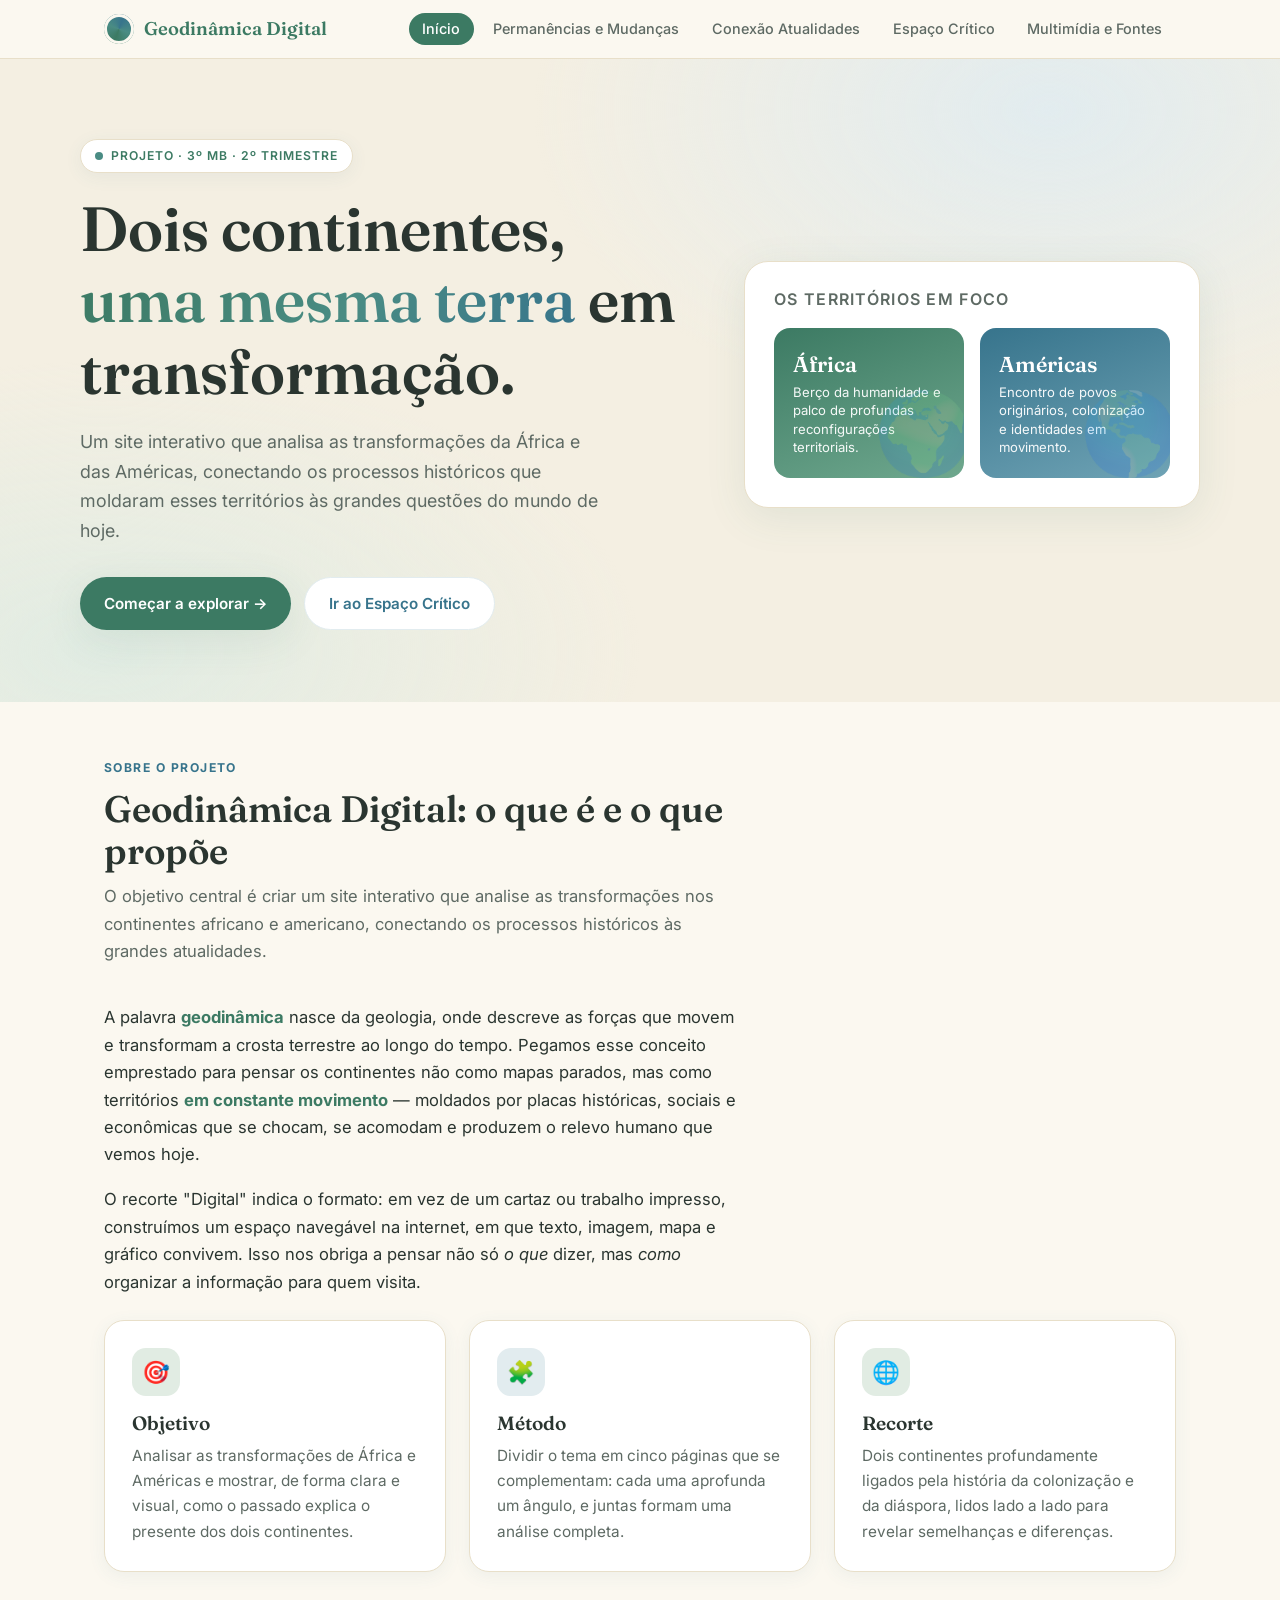
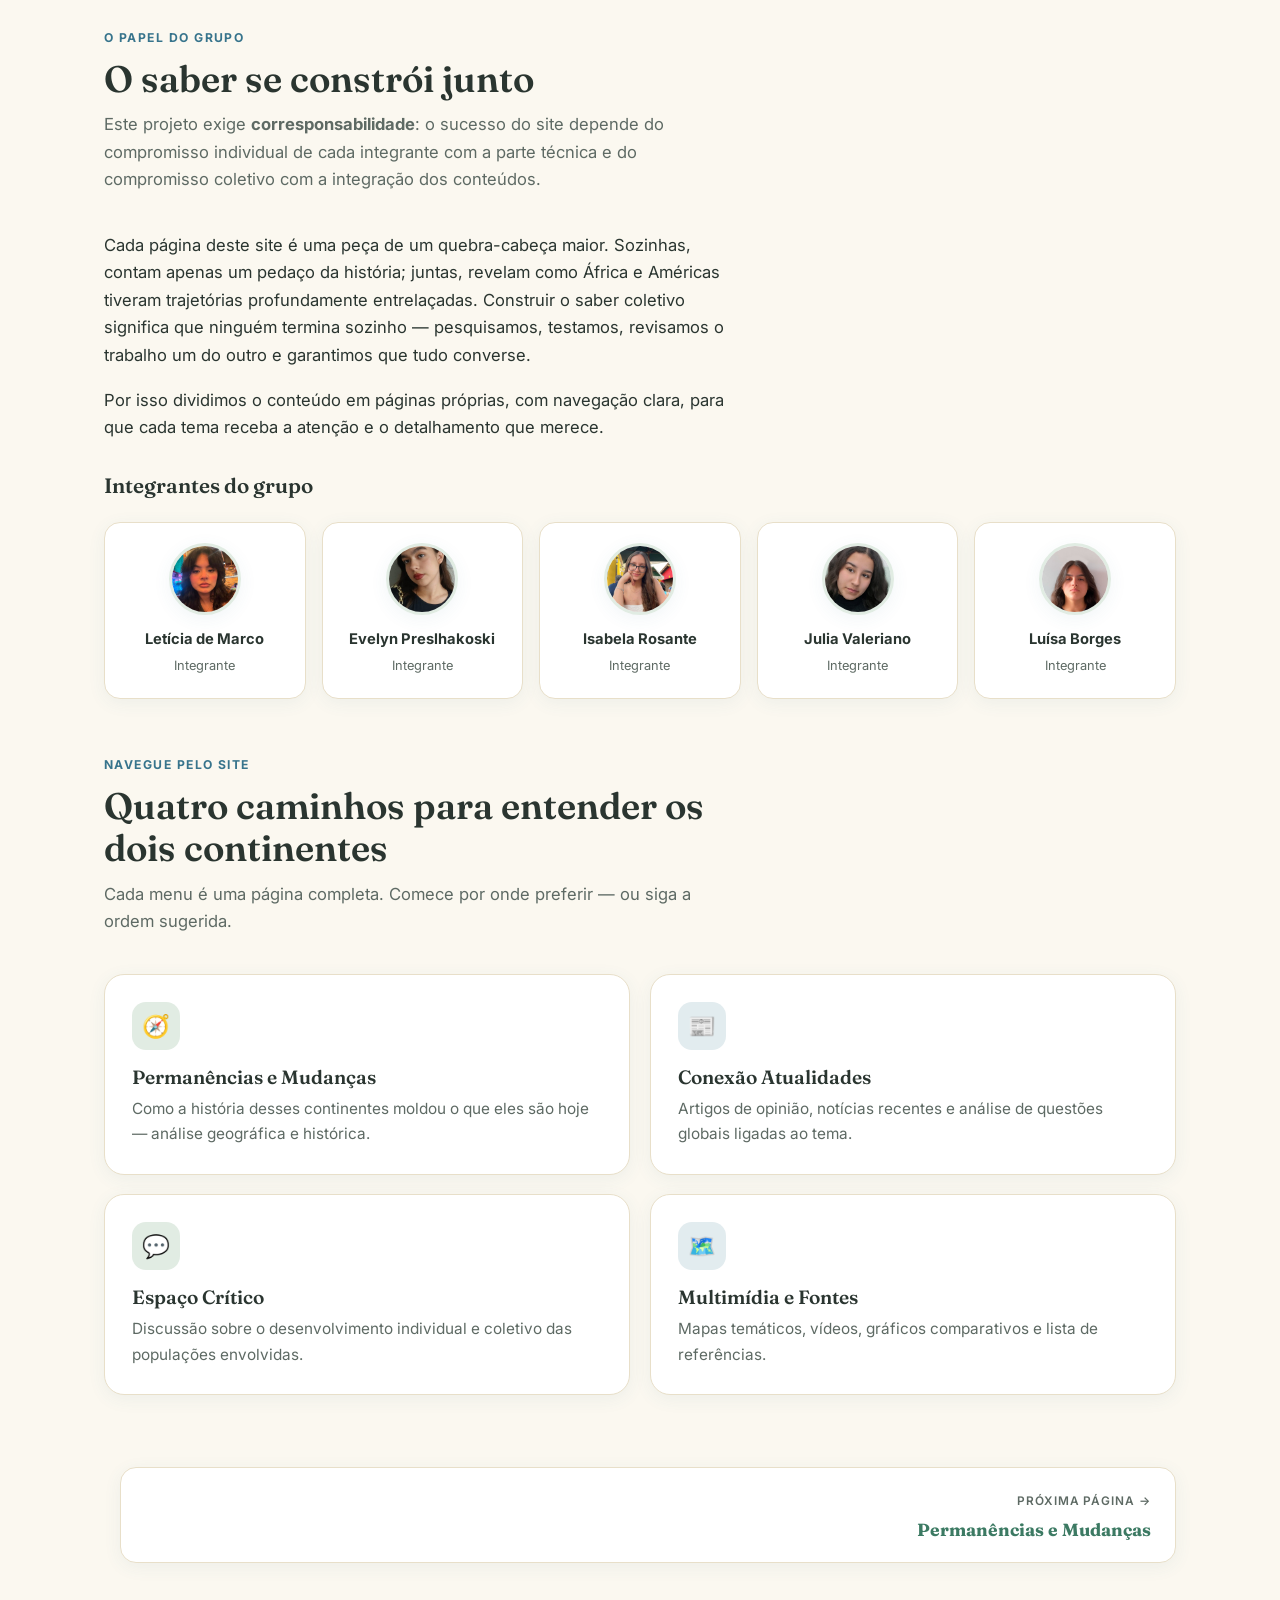
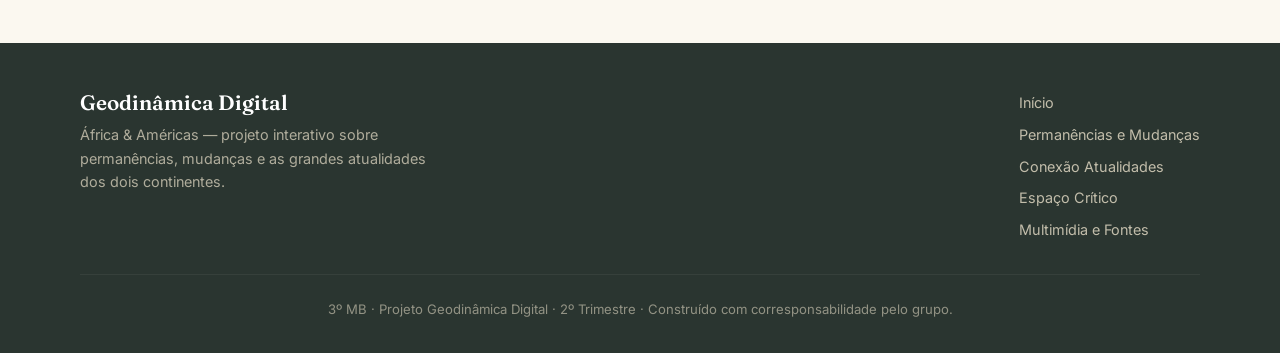
<file: index.html>
<!DOCTYPE html>
<html lang="pt-BR">
<head>
<meta charset="UTF-8">
<meta name="viewport" content="width=device-width, initial-scale=1.0">
<title>Início · Geodinâmica Digital — África & Américas</title>
<link rel="preconnect" href="https://fonts.googleapis.com">
<link rel="preconnect" href="https://fonts.gstatic.com" crossorigin>
<link href="https://fonts.googleapis.com/css2?family=Fraunces:opsz,wght@9..144,400;9..144,500;9..144,600;9..144,700&family=Inter:wght@400;500;600;700&display=swap" rel="stylesheet">
<link rel="stylesheet" href="estilo.css">
<style>
  .hero{position:relative;overflow:hidden;padding:5rem 1.5rem 4.5rem;
    background:radial-gradient(ellipse 65% 80% at 82% 8%,var(--azul-suave),transparent 62%),
               radial-gradient(ellipse 70% 75% at 8% 92%,var(--verde-suave),transparent 60%),
               var(--bege-claro);}
  .hero-inner{max-width:1120px;margin:0 auto;display:grid;grid-template-columns:1.15fr .85fr;gap:3rem;align-items:center}
  .hero h1{font-size:clamp(2.4rem,5.5vw,3.9rem);color:var(--tinta);margin-bottom:1.2rem}
  .hero h1 em{font-style:normal;background:linear-gradient(120deg,var(--verde),var(--teal) 55%,var(--azul));-webkit-background-clip:text;background-clip:text;color:transparent}
  .hero p.lead{font-size:1.12rem;color:var(--tinta-suave);max-width:48ch;margin-bottom:2rem}
  .hero-cta{display:flex;gap:.8rem;flex-wrap:wrap}
  .continentes{background:var(--branco);border-radius:24px;padding:1.8rem;box-shadow:var(--sombra);border:1px solid var(--bege)}
  .continentes h3{font-size:1rem;color:var(--tinta-suave);font-weight:600;font-family:'Inter';text-transform:uppercase;letter-spacing:.08em;margin-bottom:1.2rem}
  .par{display:grid;grid-template-columns:1fr 1fr;gap:1rem}
  .placa{border-radius:16px;padding:1.2rem;color:var(--branco);position:relative;overflow:hidden;min-height:150px;display:flex;flex-direction:column;justify-content:space-between}
  .placa.africa{background:linear-gradient(160deg,var(--verde),var(--verde-claro))}
  .placa.america{background:linear-gradient(160deg,var(--azul),var(--azul-claro))}
  .placa .nome{font-family:'Fraunces',serif;font-size:1.35rem;font-weight:600}
  .placa .stat{font-size:.82rem;opacity:.95;line-height:1.4}
  .placa .glyph{position:absolute;right:-10px;bottom:-20px;font-size:5rem;opacity:.15}
  .mapa-menu{display:grid;grid-template-columns:repeat(2,1fr);gap:1.2rem;margin-top:.5rem}
  @media (max-width:880px){.hero-inner{grid-template-columns:1fr;gap:2.5rem}.mapa-menu{grid-template-columns:1fr}}
</style>
</head>
<body>

<header class="nav">
  <div class="nav-inner">
    <a class="logo" href="index.html"><span class="globo"></span> Geodinâmica Digital</a>
    <nav>
      <button class="menu-toggle" aria-label="Abrir menu" onclick="document.getElementById('menu').classList.toggle('open')">☰</button>
      <ul id="menu">
        <li><a href="index.html" class="ativo">Início</a></li>
        <li><a href="permanencias.html">Permanências e Mudanças</a></li>
        <li><a href="atualidades.html">Conexão Atualidades</a></li>
        <li><a href="critico.html">Espaço Crítico</a></li>
        <li><a href="multimidia.html">Multimídia e Fontes</a></li>
      </ul>
    </nav>
  </div>
</header>

<section class="hero">
  <div class="hero-inner">
    <div class="reveal on">
      <span class="eyebrow"><span class="dot"></span> Projeto · 3º MB · 2º Trimestre</span>
      <h1>Dois continentes, <em>uma mesma terra</em> em transformação.</h1>
      <p class="lead">Um site interativo que analisa as transformações da África e das Américas, conectando os processos históricos que moldaram esses territórios às grandes questões do mundo de hoje.</p>
      <div class="hero-cta">
        <a class="btn btn-primary" href="permanencias.html">Começar a explorar →</a>
        <a class="btn btn-ghost" href="critico.html">Ir ao Espaço Crítico</a>
      </div>
    </div>
    <div class="reveal on">
      <div class="continentes">
        <h3>Os territórios em foco</h3>
        <div class="par">
          <div class="placa africa"><div><div class="nome">África</div><div class="stat">Berço da humanidade e palco de profundas reconfigurações territoriais.</div></div><div class="glyph">🌍</div></div>
          <div class="placa america"><div><div class="nome">Américas</div><div class="stat">Encontro de povos originários, colonização e identidades em movimento.</div></div><div class="glyph">🌎</div></div>
        </div>
      </div>
    </div>
  </div>
</section>

<section class="bloco reveal">
  <div class="sec-head">
    <span class="sec-tag">Sobre o projeto</span>
    <h2>Geodinâmica Digital: o que é e o que propõe</h2>
    <p>O objetivo central é criar um site interativo que analise as transformações nos continentes africano e americano, conectando os processos históricos às grandes atualidades.</p>
  </div>
  <div class="prosa" style="max-width:64ch;margin-bottom:1.5rem">
    <p>A palavra <strong>geodinâmica</strong> nasce da geologia, onde descreve as forças que movem e transformam a crosta terrestre ao longo do tempo. Pegamos esse conceito emprestado para pensar os continentes não como mapas parados, mas como territórios <strong>em constante movimento</strong> — moldados por placas históricas, sociais e econômicas que se chocam, se acomodam e produzem o relevo humano que vemos hoje.</p>
    <p>O recorte "Digital" indica o formato: em vez de um cartaz ou trabalho impresso, construímos um espaço navegável na internet, em que texto, imagem, mapa e gráfico convivem. Isso nos obriga a pensar não só <em>o que</em> dizer, mas <em>como</em> organizar a informação para quem visita.</p>
  </div>
  <div class="grid grid-3">
    <div class="card"><div class="ic verde">🎯</div><h3>Objetivo</h3><p>Analisar as transformações de África e Américas e mostrar, de forma clara e visual, como o passado explica o presente dos dois continentes.</p></div>
    <div class="card"><div class="ic azul">🧩</div><h3>Método</h3><p>Dividir o tema em cinco páginas que se complementam: cada uma aprofunda um ângulo, e juntas formam uma análise completa.</p></div>
    <div class="card"><div class="ic verde">🌐</div><h3>Recorte</h3><p>Dois continentes profundamente ligados pela história da colonização e da diáspora, lidos lado a lado para revelar semelhanças e diferenças.</p></div>
  </div>
</section>

<section class="bloco reveal" style="padding-top:0">
  <div class="sec-head">
    <span class="sec-tag">O papel do grupo</span>
    <h2>O saber se constrói junto</h2>
    <p>Este projeto exige <strong>corresponsabilidade</strong>: o sucesso do site depende do compromisso individual de cada integrante com a parte técnica e do compromisso coletivo com a integração dos conteúdos.</p>
  </div>
  <div class="prosa" style="max-width:64ch;margin-bottom:2rem">
    <p>Cada página deste site é uma peça de um quebra-cabeça maior. Sozinhas, contam apenas um pedaço da história; juntas, revelam como África e Américas tiveram trajetórias profundamente entrelaçadas. Construir o saber coletivo significa que ninguém termina sozinho — pesquisamos, testamos, revisamos o trabalho um do outro e garantimos que tudo converse.</p>
    <p>Por isso dividimos o conteúdo em páginas próprias, com navegação clara, para que cada tema receba a atenção e o detalhamento que merece.</p>
  </div>
  <h3 style="font-size:1.3rem;margin-bottom:1rem;color:var(--tinta)">Integrantes do grupo</h3>
  <div class="equipe">
    <div class="membro"><img class="avatar-foto" src="fotos/leticia.jpg" alt="Foto de Letícia de Marco"><strong>Letícia de Marco</strong><span>Integrante</span></div>
    <div class="membro"><img class="avatar-foto" src="fotos/evelyn.jpg" alt="Foto de Evelyn Preslhakoski"><strong>Evelyn Preslhakoski</strong><span>Integrante</span></div>
    <div class="membro"><img class="avatar-foto" src="fotos/isabela.jpg" alt="Foto de Isabela Rosante"><strong>Isabela Rosante</strong><span>Integrante</span></div>
    <div class="membro"><img class="avatar-foto" src="fotos/julia.jpg" alt="Foto de Julia Valeriano"><strong>Julia Valeriano</strong><span>Integrante</span></div>
    <div class="membro"><img class="avatar-foto" src="fotos/luisa.jpg" alt="Foto de Luísa Borges"><strong>Luísa Borges</strong><span>Integrante</span></div>
  </div>
</section>

<section class="bloco reveal" style="padding-top:0">
  <div class="sec-head">
    <span class="sec-tag">Navegue pelo site</span>
    <h2>Quatro caminhos para entender os dois continentes</h2>
    <p>Cada menu é uma página completa. Comece por onde preferir — ou siga a ordem sugerida.</p>
  </div>
  <div class="mapa-menu">
    <a href="permanencias.html" class="card"><div class="ic verde">🧭</div><h3>Permanências e Mudanças</h3><p>Como a história desses continentes moldou o que eles são hoje — análise geográfica e histórica.</p></a>
    <a href="atualidades.html" class="card"><div class="ic azul">📰</div><h3>Conexão Atualidades</h3><p>Artigos de opinião, notícias recentes e análise de questões globais ligadas ao tema.</p></a>
    <a href="critico.html" class="card"><div class="ic verde">💬</div><h3>Espaço Crítico</h3><p>Discussão sobre o desenvolvimento individual e coletivo das populações envolvidas.</p></a>
    <a href="multimidia.html" class="card"><div class="ic azul">🗺️</div><h3>Multimídia e Fontes</h3><p>Mapas temáticos, vídeos, gráficos comparativos e lista de referências.</p></a>
  </div>
</section>

<div class="passo">
  <span></span>
  <a class="next" href="permanencias.html"><span class="dir">Próxima página →</span><strong>Permanências e Mudanças</strong></a>
</div>

<footer>
  <div class="foot-inner">
    <div><h4>Geodinâmica Digital</h4><p>África & Américas — projeto interativo sobre permanências, mudanças e as grandes atualidades dos dois continentes.</p></div>
    <div class="foot-links">
      <a href="index.html">Início</a>
      <a href="permanencias.html">Permanências e Mudanças</a>
      <a href="atualidades.html">Conexão Atualidades</a>
      <a href="critico.html">Espaço Crítico</a>
      <a href="multimidia.html">Multimídia e Fontes</a>
    </div>
  </div>
  <div class="foot-bottom">3º MB · Projeto Geodinâmica Digital · 2º Trimestre · Construído com corresponsabilidade pelo grupo.</div>
</footer>

<script>
document.querySelectorAll('#menu a').forEach(a=>a.addEventListener('click',()=>document.getElementById('menu').classList.remove('open')));
const io=new IntersectionObserver((es)=>{es.forEach(e=>{if(e.isIntersecting){e.target.classList.add('on');io.unobserve(e.target)}})},{threshold:.1});
document.querySelectorAll('.reveal').forEach(el=>io.observe(el));
</script>
</body>
</html>
</file>
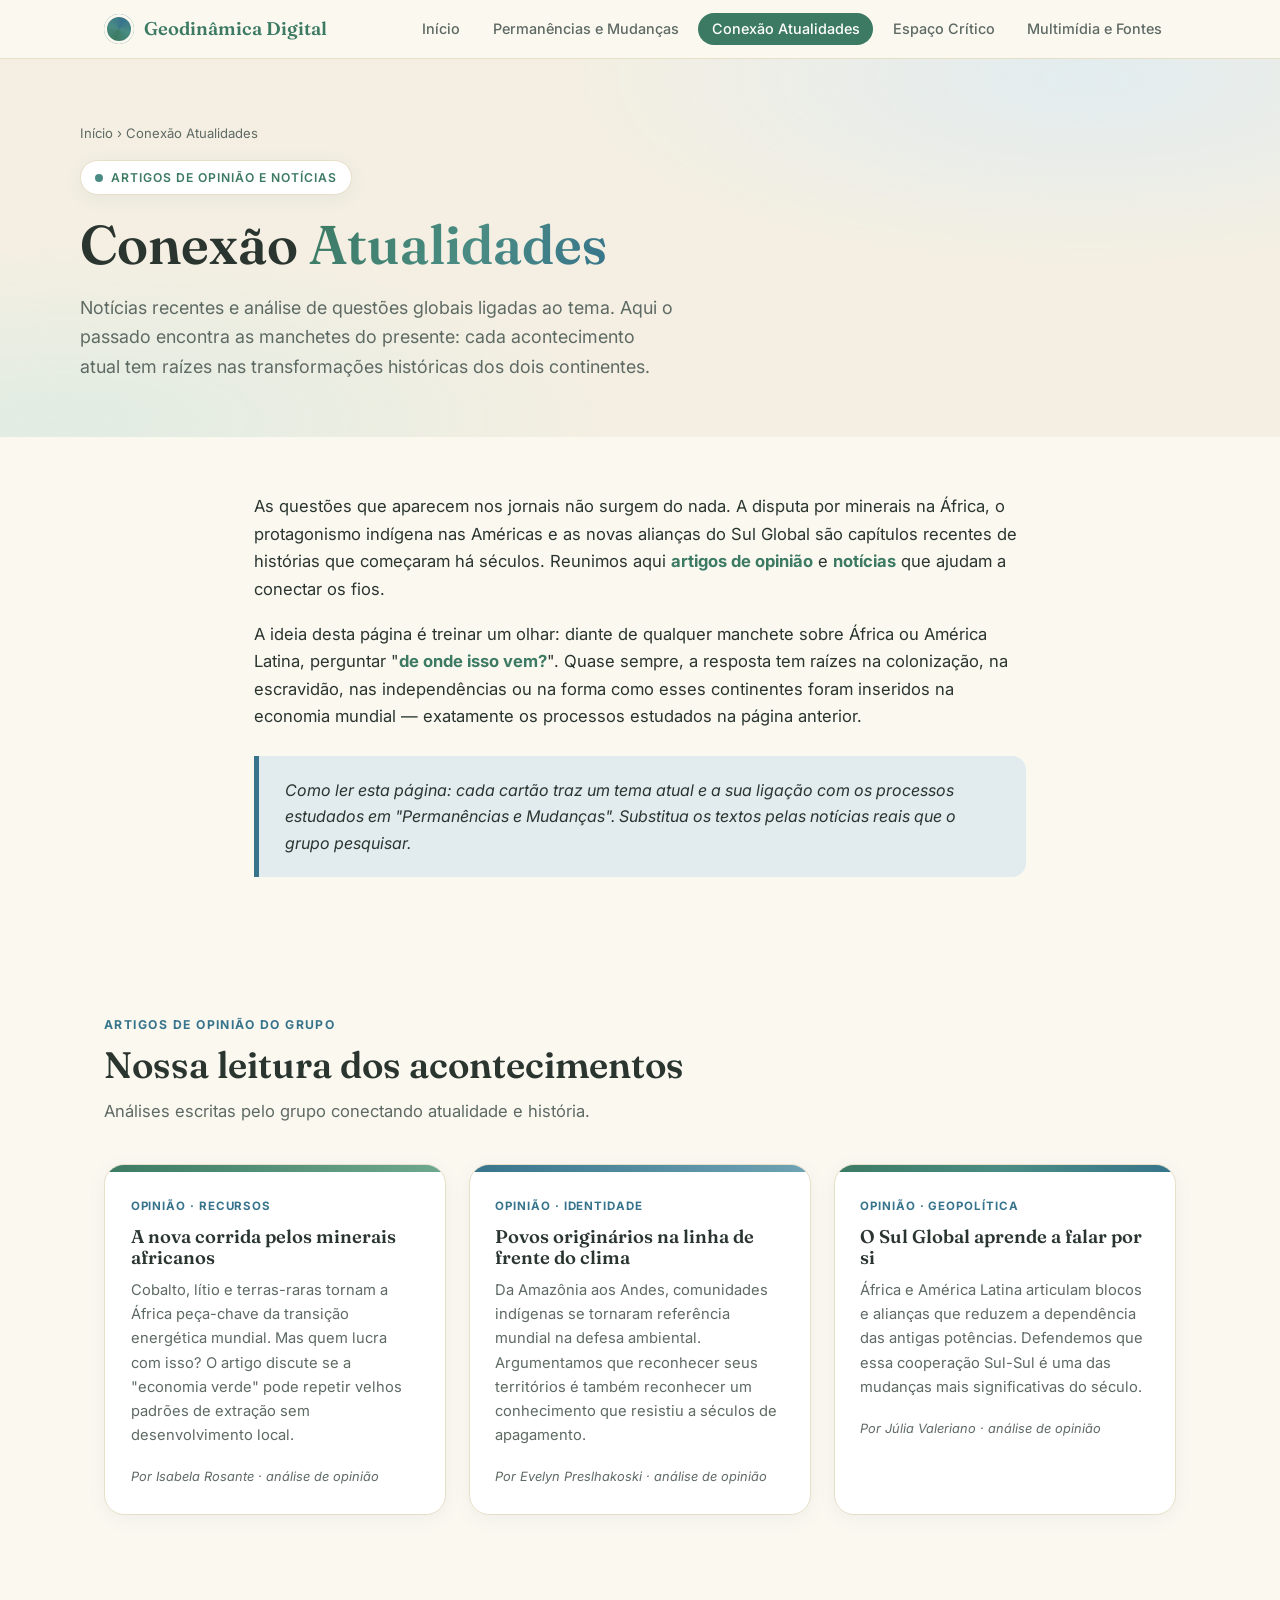
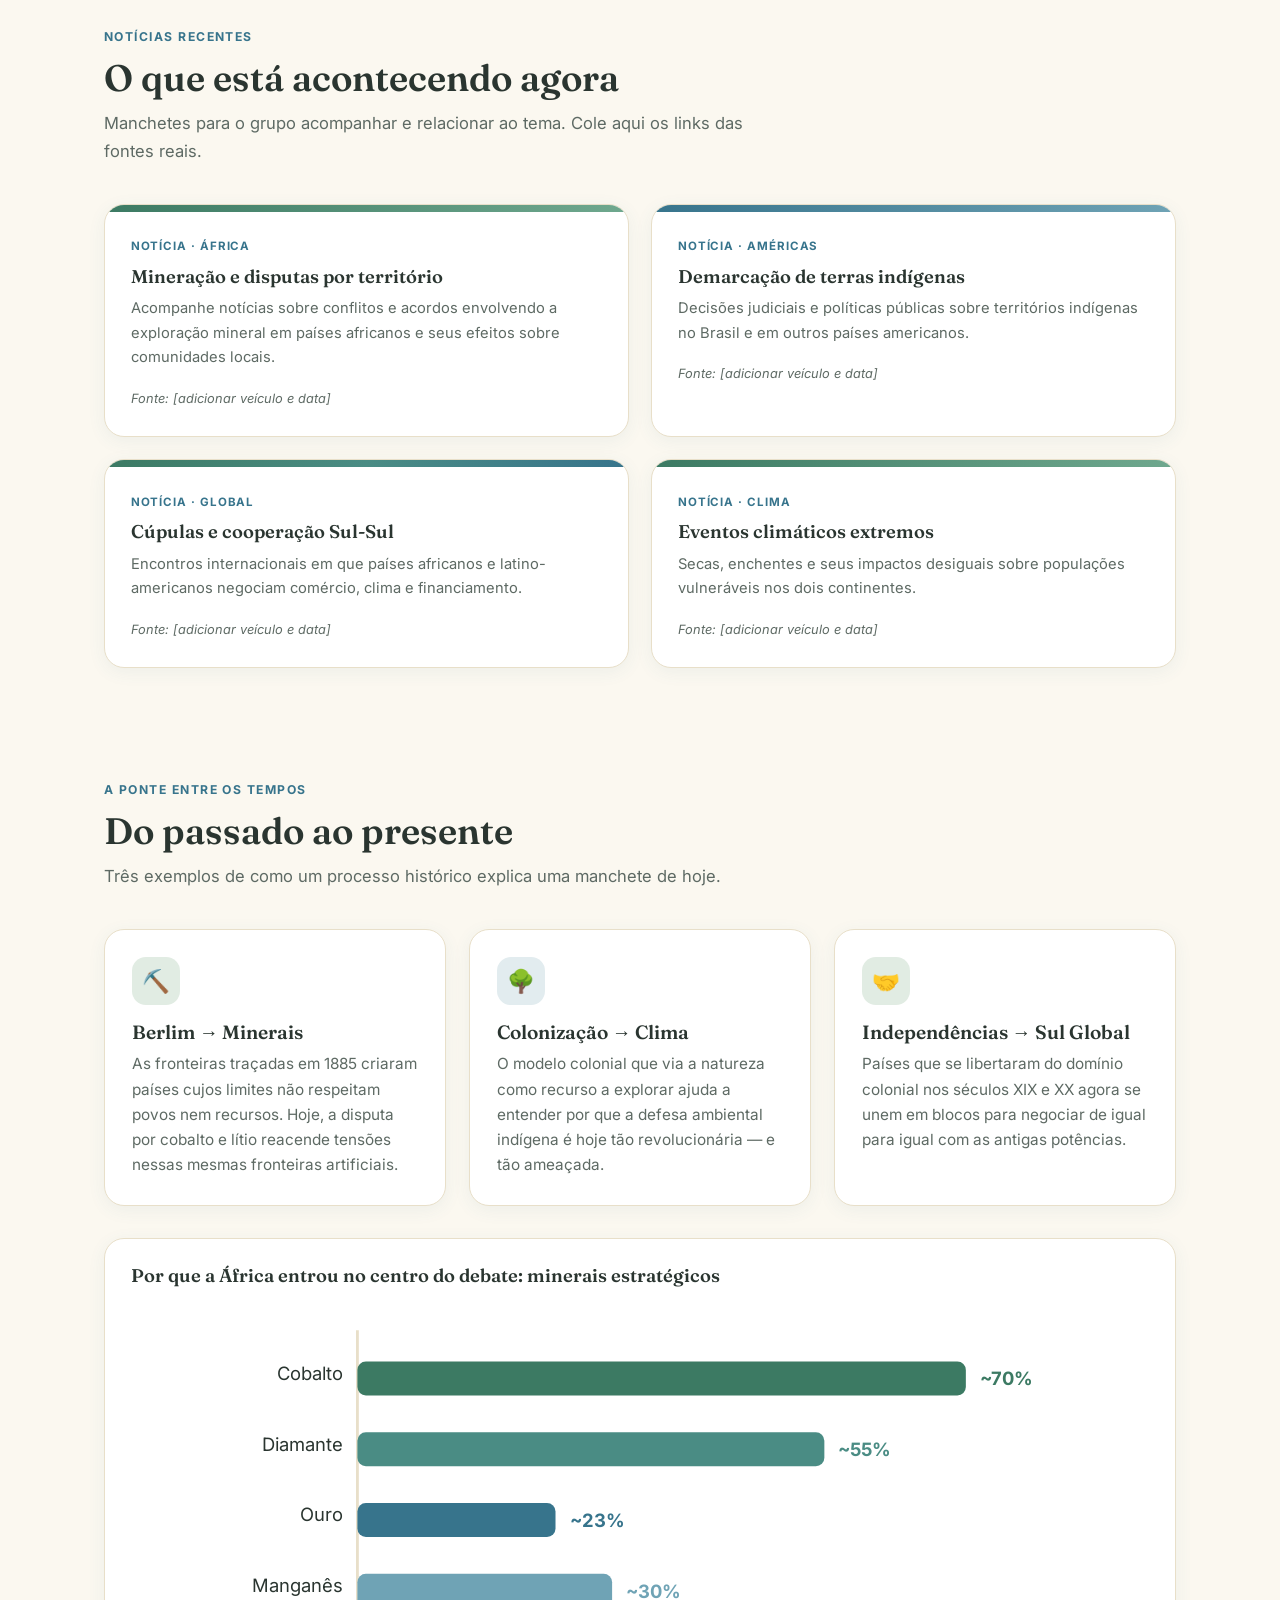
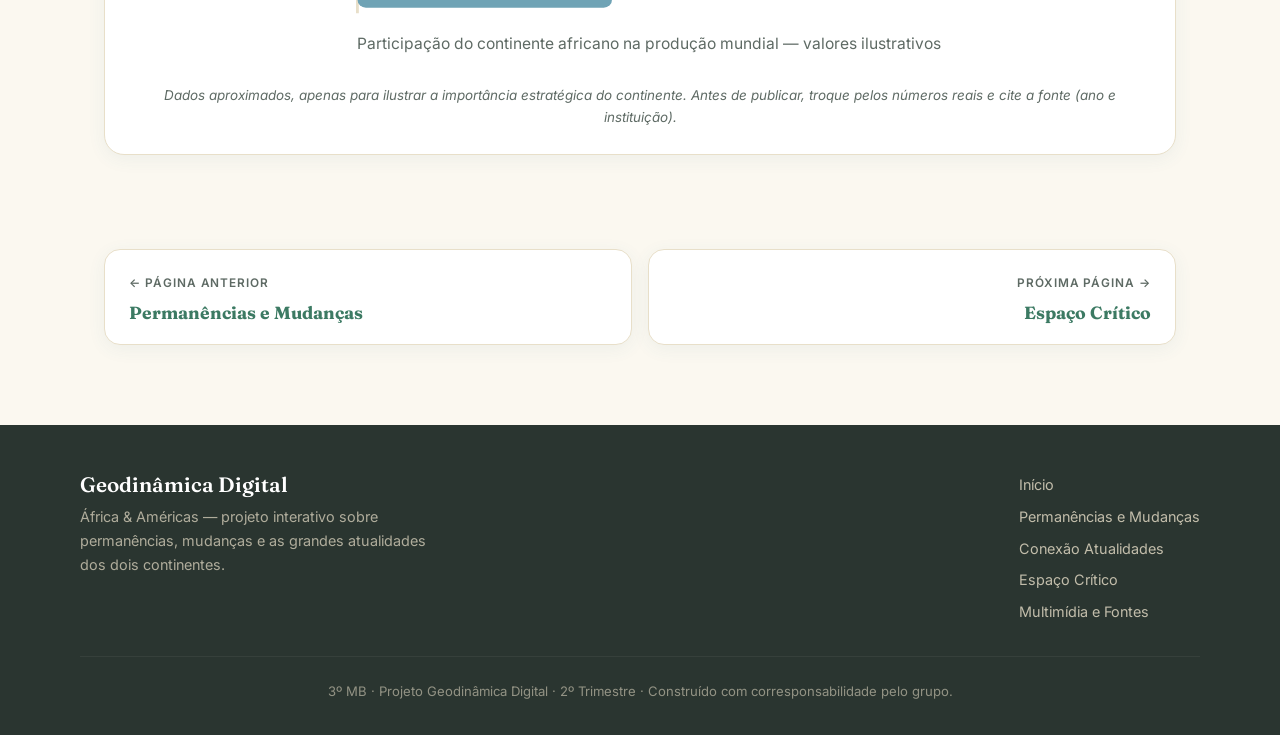
<file: atualidades.html>
<!DOCTYPE html>
<html lang="pt-BR">
<head>
<meta charset="UTF-8">
<meta name="viewport" content="width=device-width, initial-scale=1.0">
<title>Conexão Atualidades · Geodinâmica Digital</title>
<link rel="preconnect" href="https://fonts.googleapis.com">
<link rel="preconnect" href="https://fonts.gstatic.com" crossorigin>
<link href="https://fonts.googleapis.com/css2?family=Fraunces:opsz,wght@9..144,400;9..144,500;9..144,600;9..144,700&family=Inter:wght@400;500;600;700&display=swap" rel="stylesheet">
<link rel="stylesheet" href="estilo.css">
</head>
<body>

<header class="nav">
  <div class="nav-inner">
    <a class="logo" href="index.html"><span class="globo"></span> Geodinâmica Digital</a>
    <nav>
      <button class="menu-toggle" aria-label="Abrir menu" onclick="document.getElementById('menu').classList.toggle('open')">☰</button>
      <ul id="menu">
        <li><a href="index.html">Início</a></li>
        <li><a href="permanencias.html">Permanências e Mudanças</a></li>
        <li><a href="atualidades.html" class="ativo">Conexão Atualidades</a></li>
        <li><a href="critico.html">Espaço Crítico</a></li>
        <li><a href="multimidia.html">Multimídia e Fontes</a></li>
      </ul>
    </nav>
  </div>
</header>

<section class="pagina-head">
  <div class="pagina-head-inner reveal on">
    <div class="crumbs"><a href="index.html">Início</a> › Conexão Atualidades</div>
    <span class="eyebrow"><span class="dot"></span> Artigos de opinião e notícias</span>
    <h1>Conexão <em>Atualidades</em></h1>
    <p>Notícias recentes e análise de questões globais ligadas ao tema. Aqui o passado encontra as manchetes do presente: cada acontecimento atual tem raízes nas transformações históricas dos dois continentes.</p>
  </div>
</section>

<section class="bloco estreito reveal">
  <div class="prosa">
    <p>As questões que aparecem nos jornais não surgem do nada. A disputa por minerais na África, o protagonismo indígena nas Américas e as novas alianças do Sul Global são capítulos recentes de histórias que começaram há séculos. Reunimos aqui <strong>artigos de opinião</strong> e <strong>notícias</strong> que ajudam a conectar os fios.</p>
    <p>A ideia desta página é treinar um olhar: diante de qualquer manchete sobre África ou América Latina, perguntar "<strong>de onde isso vem?</strong>". Quase sempre, a resposta tem raízes na colonização, na escravidão, nas independências ou na forma como esses continentes foram inseridos na economia mundial — exatamente os processos estudados na página anterior.</p>
  </div>
  <div class="callout azul"><p>Como ler esta página: cada cartão traz um tema atual e a sua ligação com os processos estudados em "Permanências e Mudanças". Substitua os textos pelas notícias reais que o grupo pesquisar.</p></div>
</section>

<!-- ARTIGOS DE OPINIÃO -->
<section class="bloco reveal">
  <div class="sec-head">
    <span class="sec-tag">Artigos de opinião do grupo</span>
    <h2>Nossa leitura dos acontecimentos</h2>
    <p>Análises escritas pelo grupo conectando atualidade e história.</p>
  </div>
  <div class="grid grid-3">
    <article class="artigo">
      <div class="faixa verde"></div>
      <div class="corpo">
        <span class="cat">Opinião · Recursos</span>
        <h3>A nova corrida pelos minerais africanos</h3>
        <p>Cobalto, lítio e terras-raras tornam a África peça-chave da transição energética mundial. Mas quem lucra com isso? O artigo discute se a "economia verde" pode repetir velhos padrões de extração sem desenvolvimento local.</p>
        <span class="meta">Por Isabela Rosante · análise de opinião</span>
      </div>
    </article>
    <article class="artigo">
      <div class="faixa azul"></div>
      <div class="corpo">
        <span class="cat">Opinião · Identidade</span>
        <h3>Povos originários na linha de frente do clima</h3>
        <p>Da Amazônia aos Andes, comunidades indígenas se tornaram referência mundial na defesa ambiental. Argumentamos que reconhecer seus territórios é também reconhecer um conhecimento que resistiu a séculos de apagamento.</p>
        <span class="meta">Por Evelyn Preslhakoski · análise de opinião</span>
      </div>
    </article>
    <article class="artigo">
      <div class="faixa mix"></div>
      <div class="corpo">
        <span class="cat">Opinião · Geopolítica</span>
        <h3>O Sul Global aprende a falar por si</h3>
        <p>África e América Latina articulam blocos e alianças que reduzem a dependência das antigas potências. Defendemos que essa cooperação Sul-Sul é uma das mudanças mais significativas do século.</p>
        <span class="meta">Por Júlia Valeriano · análise de opinião</span>
      </div>
    </article>
  </div>
</section>

<!-- NOTÍCIAS RECENTES -->
<section class="bloco reveal">
  <div class="sec-head">
    <span class="sec-tag">Notícias recentes</span>
    <h2>O que está acontecendo agora</h2>
    <p>Manchetes para o grupo acompanhar e relacionar ao tema. Cole aqui os links das fontes reais.</p>
  </div>
  <div class="grid grid-2">
    <article class="artigo">
      <div class="faixa verde"></div>
      <div class="corpo">
        <span class="cat">Notícia · África</span>
        <h3>Mineração e disputas por território</h3>
        <p>Acompanhe notícias sobre conflitos e acordos envolvendo a exploração mineral em países africanos e seus efeitos sobre comunidades locais.</p>
        <span class="meta">Fonte: [adicionar veículo e data]</span>
      </div>
    </article>
    <article class="artigo">
      <div class="faixa azul"></div>
      <div class="corpo">
        <span class="cat">Notícia · Américas</span>
        <h3>Demarcação de terras indígenas</h3>
        <p>Decisões judiciais e políticas públicas sobre territórios indígenas no Brasil e em outros países americanos.</p>
        <span class="meta">Fonte: [adicionar veículo e data]</span>
      </div>
    </article>
    <article class="artigo">
      <div class="faixa mix"></div>
      <div class="corpo">
        <span class="cat">Notícia · Global</span>
        <h3>Cúpulas e cooperação Sul-Sul</h3>
        <p>Encontros internacionais em que países africanos e latino-americanos negociam comércio, clima e financiamento.</p>
        <span class="meta">Fonte: [adicionar veículo e data]</span>
      </div>
    </article>
    <article class="artigo">
      <div class="faixa verde"></div>
      <div class="corpo">
        <span class="cat">Notícia · Clima</span>
        <h3>Eventos climáticos extremos</h3>
        <p>Secas, enchentes e seus impactos desiguais sobre populações vulneráveis nos dois continentes.</p>
        <span class="meta">Fonte: [adicionar veículo e data]</span>
      </div>
    </article>
  </div>
</section>

<!-- DO PASSADO AO PRESENTE -->
<section class="bloco reveal">
  <div class="sec-head">
    <span class="sec-tag">A ponte entre os tempos</span>
    <h2>Do passado ao presente</h2>
    <p>Três exemplos de como um processo histórico explica uma manchete de hoje.</p>
  </div>
  <div class="grid grid-3">
    <div class="card"><div class="ic verde">⛏️</div><h3>Berlim → Minerais</h3><p>As fronteiras traçadas em 1885 criaram países cujos limites não respeitam povos nem recursos. Hoje, a disputa por cobalto e lítio reacende tensões nessas mesmas fronteiras artificiais.</p></div>
    <div class="card"><div class="ic azul">🌳</div><h3>Colonização → Clima</h3><p>O modelo colonial que via a natureza como recurso a explorar ajuda a entender por que a defesa ambiental indígena é hoje tão revolucionária — e tão ameaçada.</p></div>
    <div class="card"><div class="ic verde">🤝</div><h3>Independências → Sul Global</h3><p>Países que se libertaram do domínio colonial nos séculos XIX e XX agora se unem em blocos para negociar de igual para igual com as antigas potências.</p></div>
  </div>

  <figure class="figura" style="margin-top:2rem">
    <h4>Por que a África entrou no centro do debate: minerais estratégicos</h4>
    <svg viewBox="0 0 720 260" xmlns="http://www.w3.org/2000/svg" role="img" aria-label="Gráfico ilustrativo da participação africana em minerais estratégicos">
      <rect width="720" height="260" fill="#FFFFFF"/>
      <line x1="160" y1="20" x2="160" y2="220" stroke="#E8DFC9" stroke-width="2"/>
      <!-- barras horizontais -->
      <g font-family="Inter,sans-serif" font-size="13" fill="#2A3530">
        <text x="150" y="55" text-anchor="end">Cobalto</text>
        <rect x="160" y="42" width="430" height="24" rx="6" fill="#3C7A63"/>
        <text x="600" y="59" font-weight="700" fill="#3C7A63">~70%</text>

        <text x="150" y="105" text-anchor="end">Diamante</text>
        <rect x="160" y="92" width="330" height="24" rx="6" fill="#4A8C84"/>
        <text x="500" y="109" font-weight="700" fill="#4A8C84">~55%</text>

        <text x="150" y="155" text-anchor="end">Ouro</text>
        <rect x="160" y="142" width="140" height="24" rx="6" fill="#37748C"/>
        <text x="310" y="159" font-weight="700" fill="#37748C">~23%</text>

        <text x="150" y="205" text-anchor="end">Manganês</text>
        <rect x="160" y="192" width="180" height="24" rx="6" fill="#6FA3B5"/>
        <text x="350" y="209" font-weight="700" fill="#6FA3B5">~30%</text>
      </g>
      <text x="160" y="245" font-family="Inter" font-size="11" fill="#5E6A64">Participação do continente africano na produção mundial — valores ilustrativos</text>
    </svg>
    <figcaption>Dados aproximados, apenas para ilustrar a importância estratégica do continente. Antes de publicar, troque pelos números reais e cite a fonte (ano e instituição).</figcaption>
  </figure>
</section>

<div class="passo">
  <a href="permanencias.html"><span class="dir">← Página anterior</span><strong>Permanências e Mudanças</strong></a>
  <a class="next" href="critico.html"><span class="dir">Próxima página →</span><strong>Espaço Crítico</strong></a>
</div>

<footer>
  <div class="foot-inner">
    <div><h4>Geodinâmica Digital</h4><p>África & Américas — projeto interativo sobre permanências, mudanças e as grandes atualidades dos dois continentes.</p></div>
    <div class="foot-links">
      <a href="index.html">Início</a>
      <a href="permanencias.html">Permanências e Mudanças</a>
      <a href="atualidades.html">Conexão Atualidades</a>
      <a href="critico.html">Espaço Crítico</a>
      <a href="multimidia.html">Multimídia e Fontes</a>
    </div>
  </div>
  <div class="foot-bottom">3º MB · Projeto Geodinâmica Digital · 2º Trimestre · Construído com corresponsabilidade pelo grupo.</div>
</footer>

<script>
document.querySelectorAll('#menu a').forEach(a=>a.addEventListener('click',()=>document.getElementById('menu').classList.remove('open')));
const io=new IntersectionObserver((es)=>{es.forEach(e=>{if(e.isIntersecting){e.target.classList.add('on');io.unobserve(e.target)}})},{threshold:.1});
document.querySelectorAll('.reveal').forEach(el=>io.observe(el));
</script>
</body>
</html>
</file>
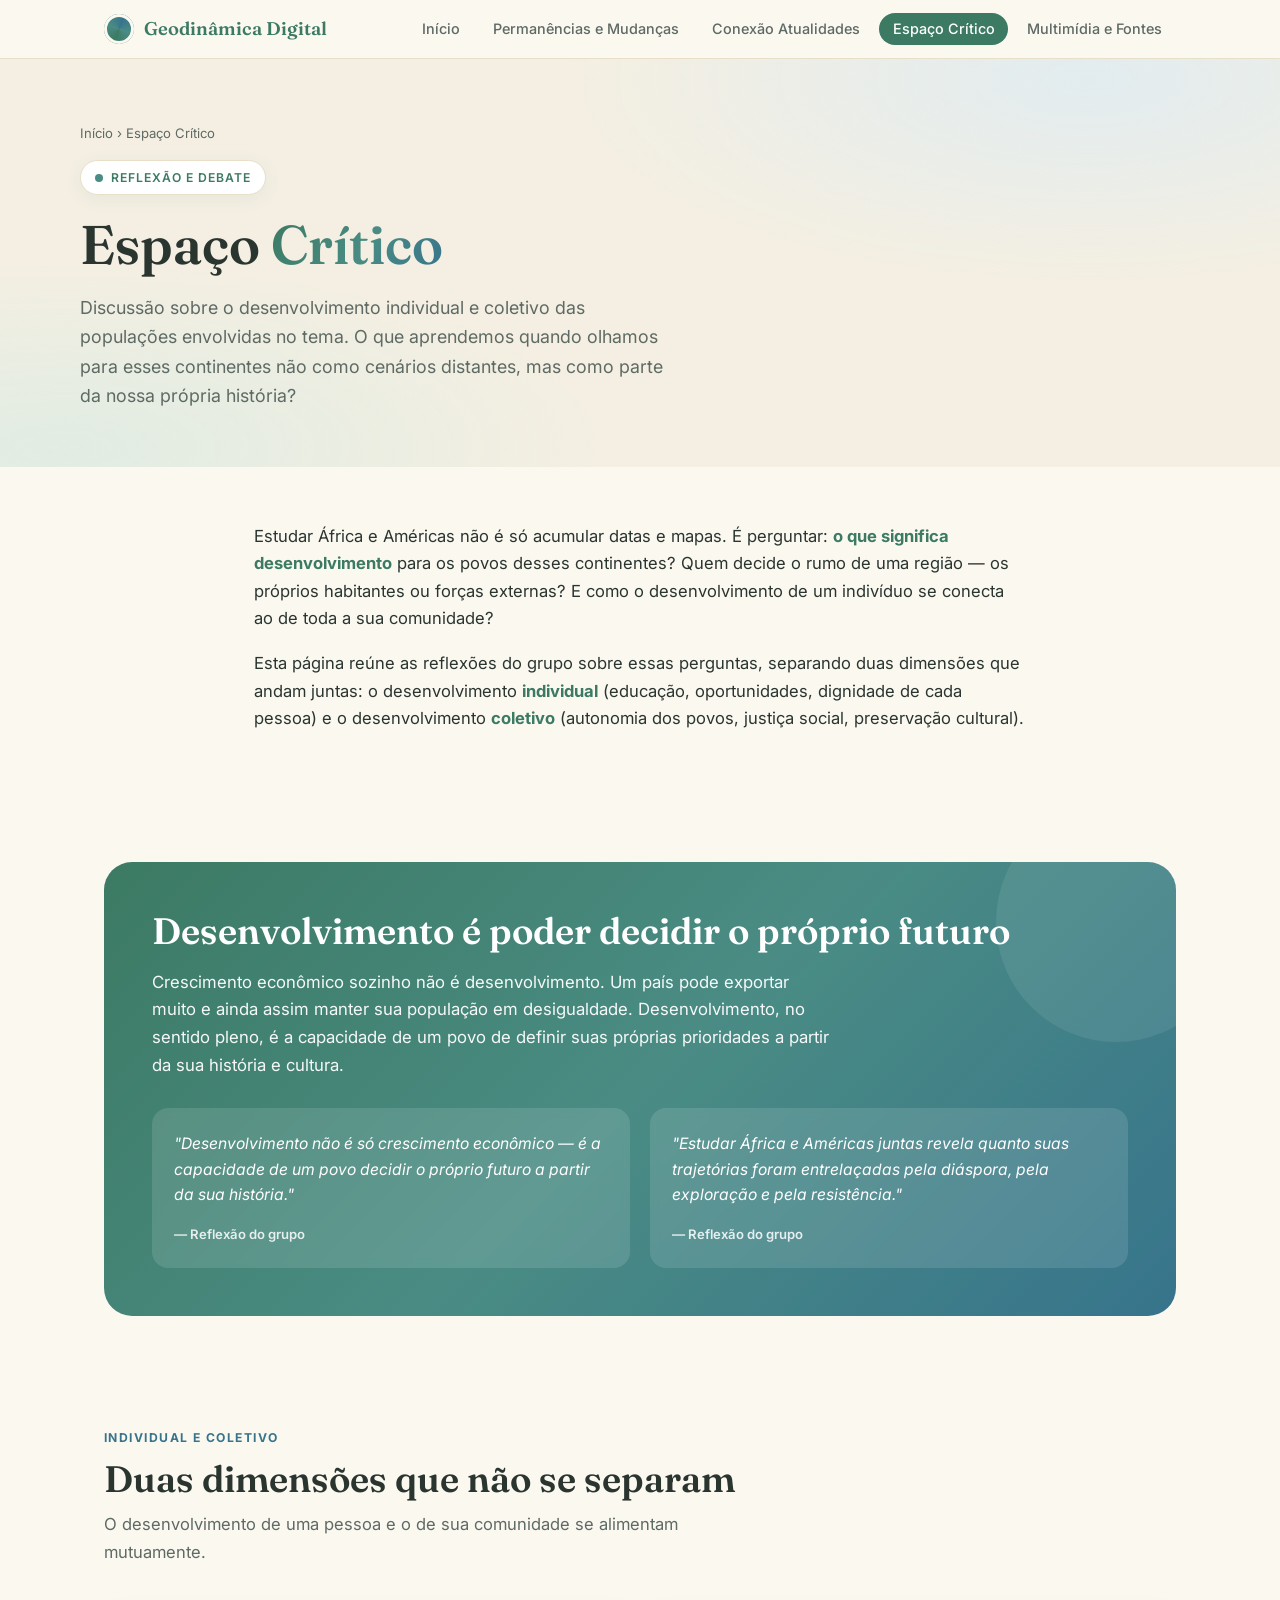
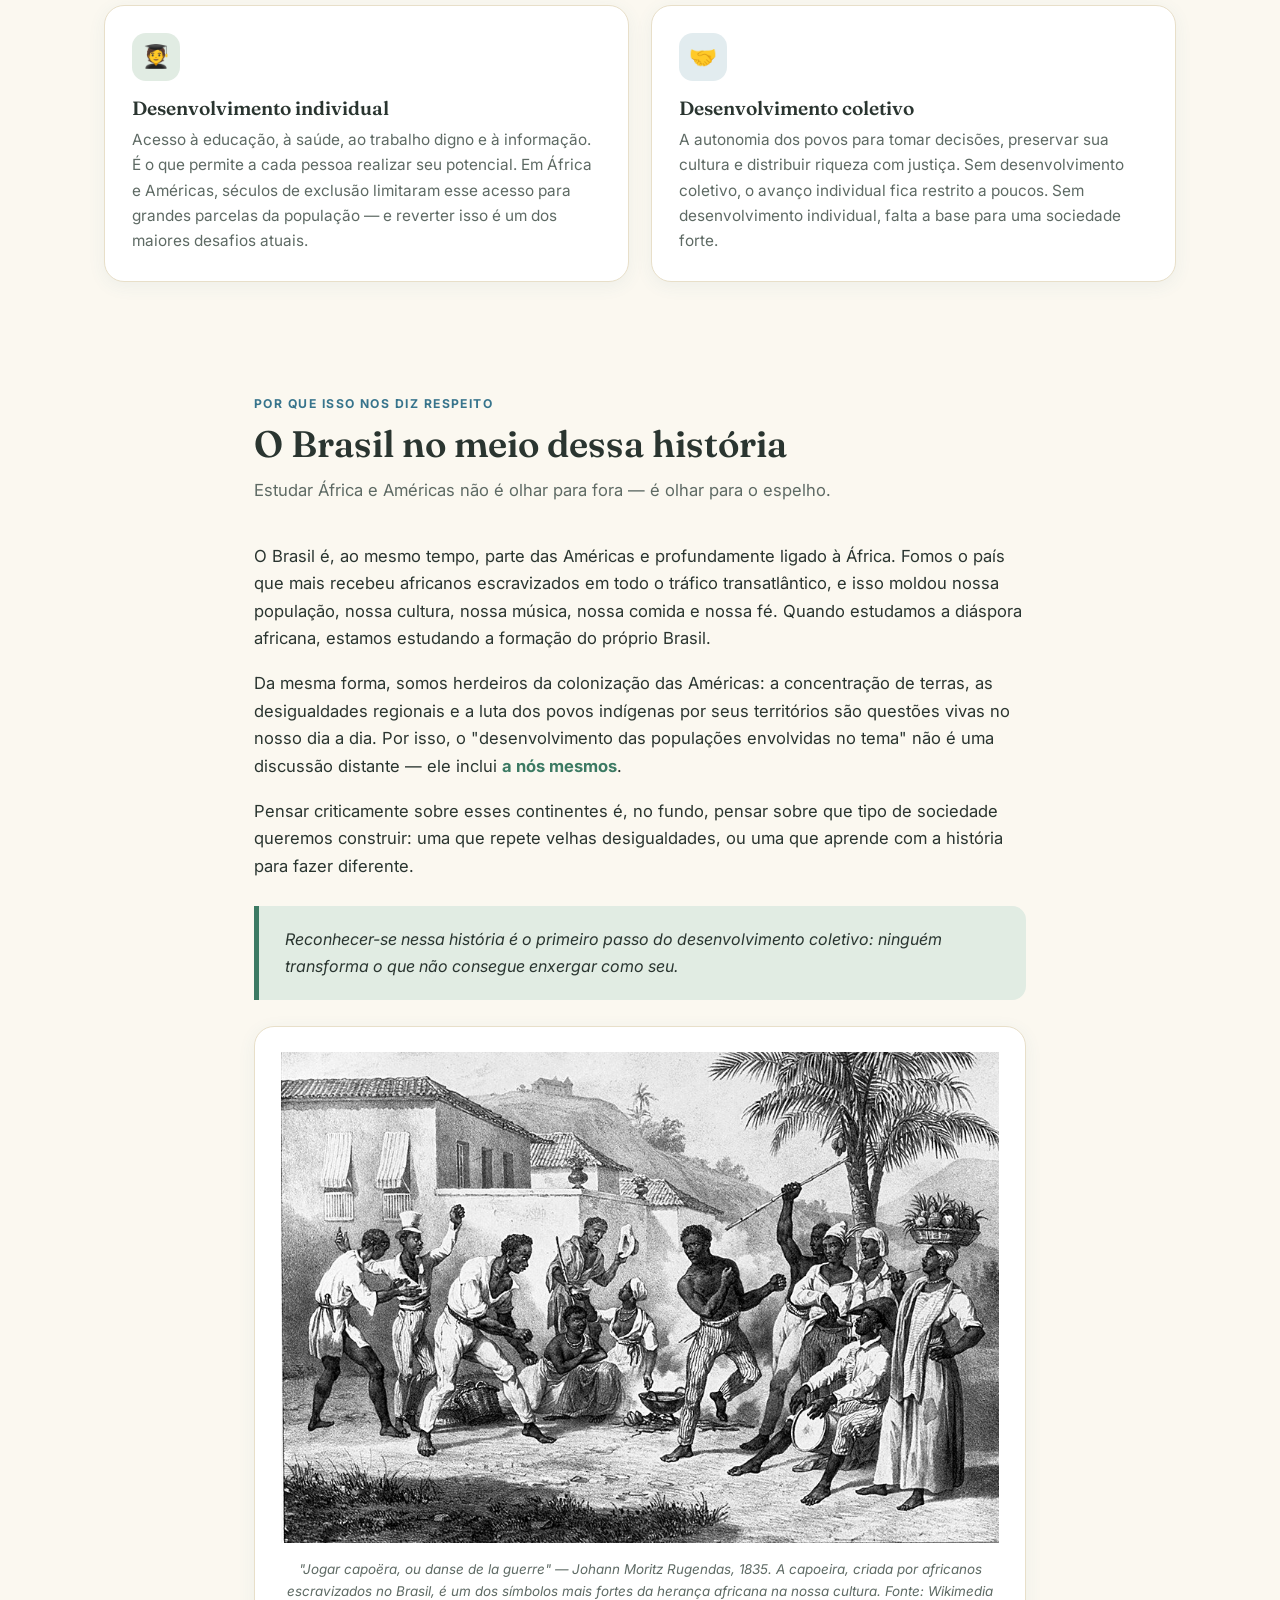
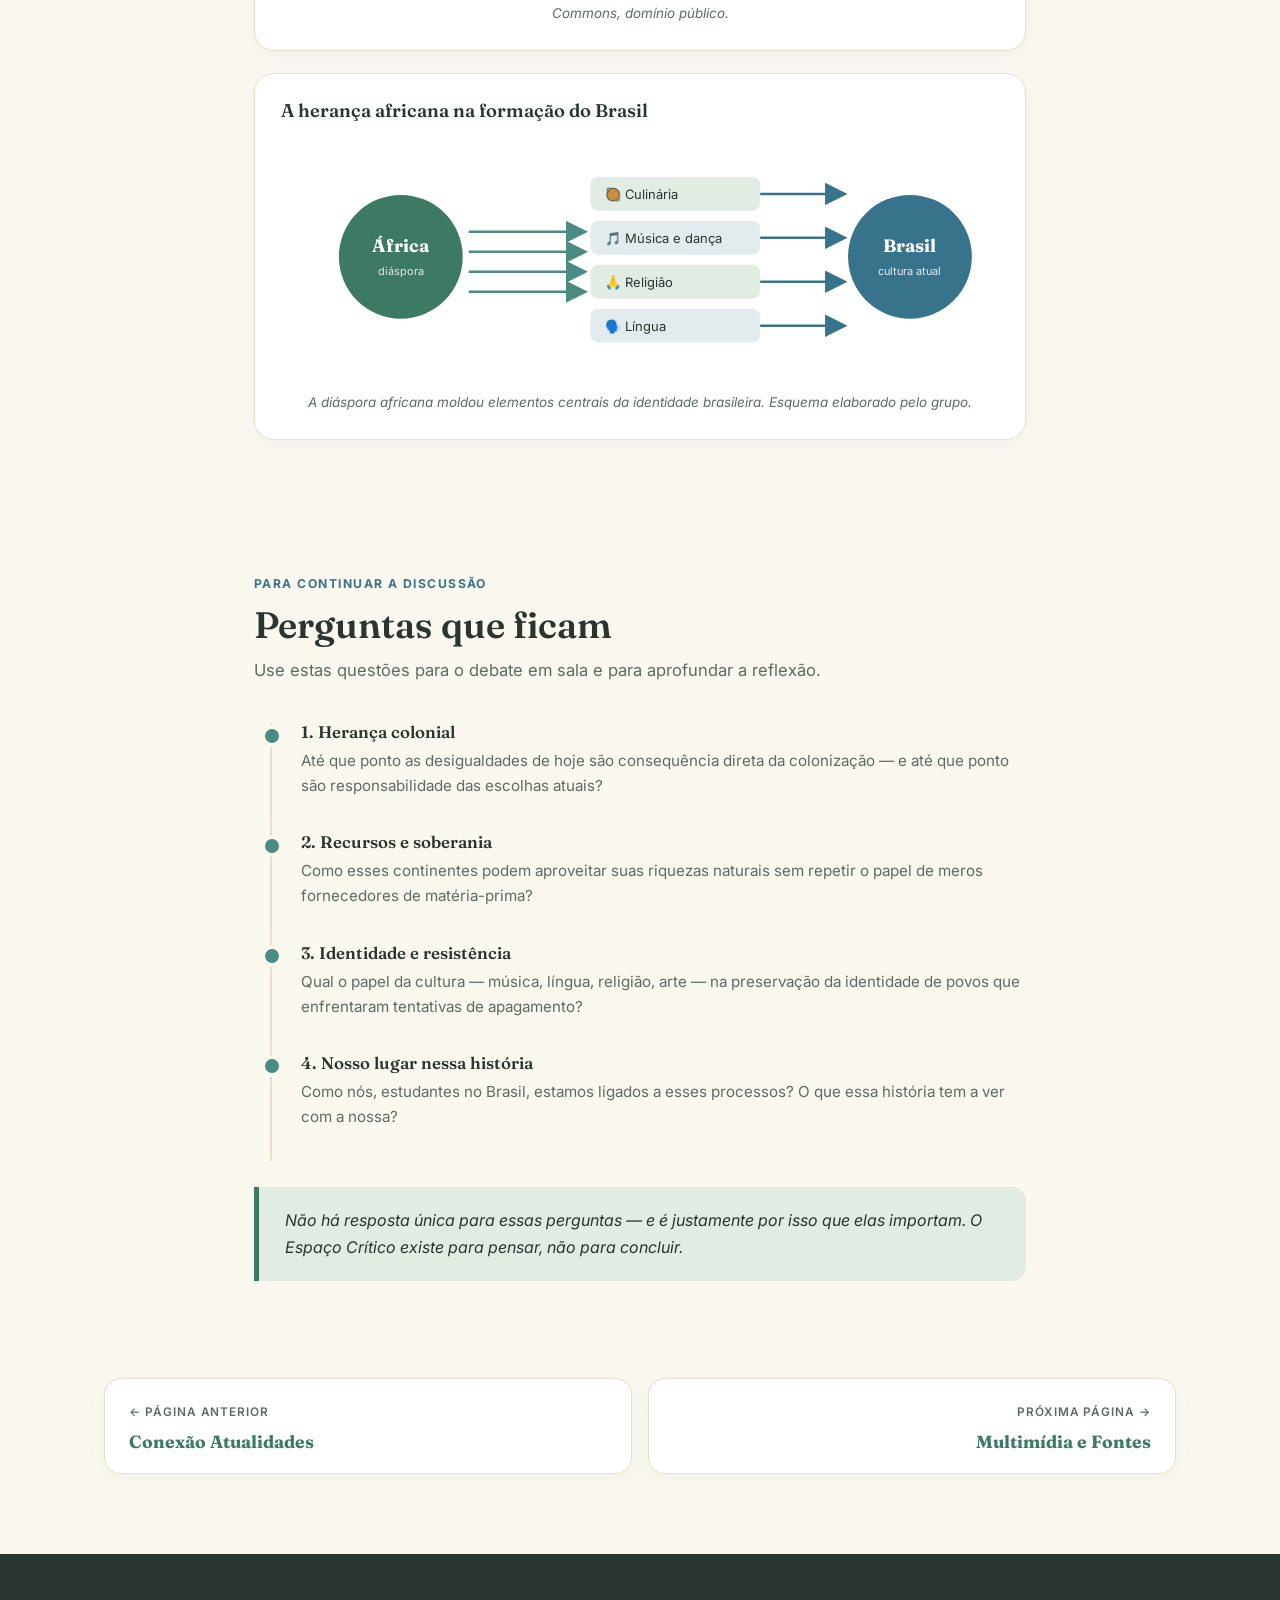
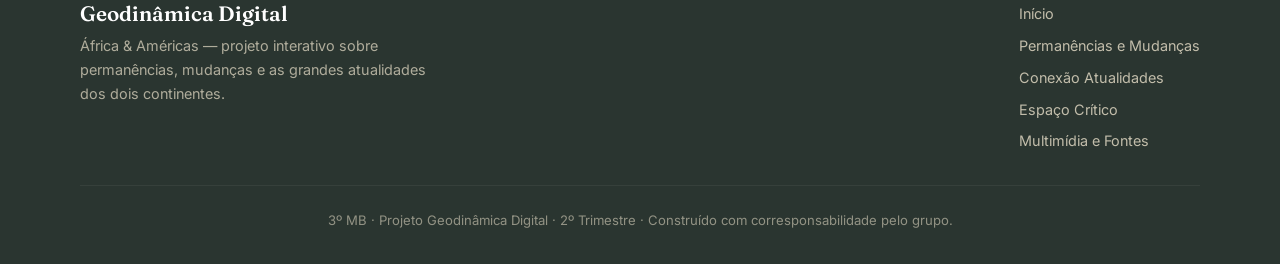
<file: critico.html>
<!DOCTYPE html>
<html lang="pt-BR">
<head>
<meta charset="UTF-8">
<meta name="viewport" content="width=device-width, initial-scale=1.0">
<title>Espaço Crítico · Geodinâmica Digital</title>
<link rel="preconnect" href="https://fonts.googleapis.com">
<link rel="preconnect" href="https://fonts.gstatic.com" crossorigin>
<link href="https://fonts.googleapis.com/css2?family=Fraunces:opsz,wght@9..144,400;9..144,500;9..144,600;9..144,700&family=Inter:wght@400;500;600;700&display=swap" rel="stylesheet">
<link rel="stylesheet" href="estilo.css">
</head>
<body>

<header class="nav">
  <div class="nav-inner">
    <a class="logo" href="index.html"><span class="globo"></span> Geodinâmica Digital</a>
    <nav>
      <button class="menu-toggle" aria-label="Abrir menu" onclick="document.getElementById('menu').classList.toggle('open')">☰</button>
      <ul id="menu">
        <li><a href="index.html">Início</a></li>
        <li><a href="permanencias.html">Permanências e Mudanças</a></li>
        <li><a href="atualidades.html">Conexão Atualidades</a></li>
        <li><a href="critico.html" class="ativo">Espaço Crítico</a></li>
        <li><a href="multimidia.html">Multimídia e Fontes</a></li>
      </ul>
    </nav>
  </div>
</header>

<section class="pagina-head">
  <div class="pagina-head-inner reveal on">
    <div class="crumbs"><a href="index.html">Início</a> › Espaço Crítico</div>
    <span class="eyebrow"><span class="dot"></span> Reflexão e debate</span>
    <h1>Espaço <em>Crítico</em></h1>
    <p>Discussão sobre o desenvolvimento individual e coletivo das populações envolvidas no tema. O que aprendemos quando olhamos para esses continentes não como cenários distantes, mas como parte da nossa própria história?</p>
  </div>
</section>

<section class="bloco estreito reveal">
  <div class="prosa">
    <p>Estudar África e Américas não é só acumular datas e mapas. É perguntar: <strong>o que significa desenvolvimento</strong> para os povos desses continentes? Quem decide o rumo de uma região — os próprios habitantes ou forças externas? E como o desenvolvimento de um indivíduo se conecta ao de toda a sua comunidade?</p>
    <p>Esta página reúne as reflexões do grupo sobre essas perguntas, separando duas dimensões que andam juntas: o desenvolvimento <strong>individual</strong> (educação, oportunidades, dignidade de cada pessoa) e o desenvolvimento <strong>coletivo</strong> (autonomia dos povos, justiça social, preservação cultural).</p>
  </div>
</section>

<!-- BLOCO DESTAQUE -->
<section class="bloco reveal">
  <div class="destaque">
    <h2>Desenvolvimento é poder decidir o próprio futuro</h2>
    <p>Crescimento econômico sozinho não é desenvolvimento. Um país pode exportar muito e ainda assim manter sua população em desigualdade. Desenvolvimento, no sentido pleno, é a capacidade de um povo de definir suas próprias prioridades a partir da sua história e cultura.</p>
    <div class="reflexao">
      <div class="quote"><p>"Desenvolvimento não é só crescimento econômico — é a capacidade de um povo decidir o próprio futuro a partir da sua história."</p><span class="autor">— Reflexão do grupo</span></div>
      <div class="quote"><p>"Estudar África e Américas juntas revela quanto suas trajetórias foram entrelaçadas pela diáspora, pela exploração e pela resistência."</p><span class="autor">— Reflexão do grupo</span></div>
    </div>
  </div>
</section>

<!-- DUAS DIMENSÕES -->
<section class="bloco reveal">
  <div class="sec-head">
    <span class="sec-tag">Individual e coletivo</span>
    <h2>Duas dimensões que não se separam</h2>
    <p>O desenvolvimento de uma pessoa e o de sua comunidade se alimentam mutuamente.</p>
  </div>
  <div class="grid grid-2">
    <div class="card"><div class="ic verde">🧑‍🎓</div><h3>Desenvolvimento individual</h3><p>Acesso à educação, à saúde, ao trabalho digno e à informação. É o que permite a cada pessoa realizar seu potencial. Em África e Américas, séculos de exclusão limitaram esse acesso para grandes parcelas da população — e reverter isso é um dos maiores desafios atuais.</p></div>
    <div class="card"><div class="ic azul">🤝</div><h3>Desenvolvimento coletivo</h3><p>A autonomia dos povos para tomar decisões, preservar sua cultura e distribuir riqueza com justiça. Sem desenvolvimento coletivo, o avanço individual fica restrito a poucos. Sem desenvolvimento individual, falta a base para uma sociedade forte.</p></div>
  </div>
</section>

<!-- NOSSA CONEXÃO -->
<section class="bloco estreito reveal">
  <div class="sec-head">
    <span class="sec-tag">Por que isso nos diz respeito</span>
    <h2>O Brasil no meio dessa história</h2>
    <p>Estudar África e Américas não é olhar para fora — é olhar para o espelho.</p>
  </div>
  <div class="prosa">
    <p>O Brasil é, ao mesmo tempo, parte das Américas e profundamente ligado à África. Fomos o país que mais recebeu africanos escravizados em todo o tráfico transatlântico, e isso moldou nossa população, nossa cultura, nossa música, nossa comida e nossa fé. Quando estudamos a diáspora africana, estamos estudando a formação do próprio Brasil.</p>
    <p>Da mesma forma, somos herdeiros da colonização das Américas: a concentração de terras, as desigualdades regionais e a luta dos povos indígenas por seus territórios são questões vivas no nosso dia a dia. Por isso, o "desenvolvimento das populações envolvidas no tema" não é uma discussão distante — ele inclui <strong>a nós mesmos</strong>.</p>
    <p>Pensar criticamente sobre esses continentes é, no fundo, pensar sobre que tipo de sociedade queremos construir: uma que repete velhas desigualdades, ou uma que aprende com a história para fazer diferente.</p>
  </div>
  <div class="callout"><p>Reconhecer-se nessa história é o primeiro passo do desenvolvimento coletivo: ninguém transforma o que não consegue enxergar como seu.</p></div>

  <figure class="figura">
    <img src="[data-uri]" alt="Pintura de uma roda de capoeira no Brasil do século XIX, por Johann Moritz Rugendas">
    <figcaption>"Jogar capoëra, ou danse de la guerre" — Johann Moritz Rugendas, 1835. A capoeira, criada por africanos escravizados no Brasil, é um dos símbolos mais fortes da herança africana na nossa cultura. Fonte: Wikimedia Commons, domínio público.</figcaption>
  </figure>

  <figure class="figura">
    <h4>A herança africana na formação do Brasil</h4>
    <svg viewBox="0 0 720 240" xmlns="http://www.w3.org/2000/svg" role="img" aria-label="Diagrama mostrando heranças africanas na cultura brasileira">
      <rect width="720" height="240" fill="#FFFFFF"/>
      <circle cx="120" cy="120" r="62" fill="#3C7A63"/>
      <text x="120" y="115" font-family="Fraunces,serif" font-size="18" font-weight="700" fill="#FFFFFF" text-anchor="middle">África</text>
      <text x="120" y="138" font-family="Inter" font-size="11" fill="#DCEBE0" text-anchor="middle">diáspora</text>
      <g stroke="#4A8C84" stroke-width="2.5" fill="none" marker-end="url(#ar)">
        <path d="M188 95 H300"/><path d="M188 115 H300"/><path d="M188 135 H300"/><path d="M188 155 H300"/>
      </g>
      <defs><marker id="ar" markerWidth="9" markerHeight="9" refX="6" refY="4.5" orient="auto"><path d="M0 0 L9 4.5 L0 9 z" fill="#4A8C84"/></marker></defs>
      <g font-family="Inter,sans-serif" font-size="13" fill="#2A3530">
        <rect x="310" y="40" width="170" height="34" rx="8" fill="#E1ECE3"/><text x="325" y="62">🥘 Culinária</text>
        <rect x="310" y="84" width="170" height="34" rx="8" fill="#E2ECEF"/><text x="325" y="106">🎵 Música e dança</text>
        <rect x="310" y="128" width="170" height="34" rx="8" fill="#E1ECE3"/><text x="325" y="150">🙏 Religião</text>
        <rect x="310" y="172" width="170" height="34" rx="8" fill="#E2ECEF"/><text x="325" y="194">🗣️ Língua</text>
      </g>
      <g stroke="#37748C" stroke-width="2.5" fill="none" marker-end="url(#ar2)">
        <path d="M480 57 H560"/><path d="M480 101 H560"/><path d="M480 145 H560"/><path d="M480 189 H560"/>
      </g>
      <defs><marker id="ar2" markerWidth="9" markerHeight="9" refX="6" refY="4.5" orient="auto"><path d="M0 0 L9 4.5 L0 9 z" fill="#37748C"/></marker></defs>
      <circle cx="630" cy="120" r="62" fill="#37748C"/>
      <text x="630" y="115" font-family="Fraunces,serif" font-size="18" font-weight="700" fill="#FFFFFF" text-anchor="middle">Brasil</text>
      <text x="630" y="138" font-family="Inter" font-size="11" fill="#E2ECEF" text-anchor="middle">cultura atual</text>
    </svg>
    <figcaption>A diáspora africana moldou elementos centrais da identidade brasileira. Esquema elaborado pelo grupo.</figcaption>
  </figure>
</section>

<!-- PERGUNTAS PARA DEBATE -->
<section class="bloco estreito reveal">
  <div class="sec-head">
    <span class="sec-tag">Para continuar a discussão</span>
    <h2>Perguntas que ficam</h2>
    <p>Use estas questões para o debate em sala e para aprofundar a reflexão.</p>
  </div>
  <div class="timeline">
    <div class="ev"><h4>1. Herança colonial</h4><p>Até que ponto as desigualdades de hoje são consequência direta da colonização — e até que ponto são responsabilidade das escolhas atuais?</p></div>
    <div class="ev"><h4>2. Recursos e soberania</h4><p>Como esses continentes podem aproveitar suas riquezas naturais sem repetir o papel de meros fornecedores de matéria-prima?</p></div>
    <div class="ev"><h4>3. Identidade e resistência</h4><p>Qual o papel da cultura — música, língua, religião, arte — na preservação da identidade de povos que enfrentaram tentativas de apagamento?</p></div>
    <div class="ev"><h4>4. Nosso lugar nessa história</h4><p>Como nós, estudantes no Brasil, estamos ligados a esses processos? O que essa história tem a ver com a nossa?</p></div>
  </div>
  <div class="callout"><p>Não há resposta única para essas perguntas — e é justamente por isso que elas importam. O Espaço Crítico existe para pensar, não para concluir.</p></div>
</section>

<div class="passo">
  <a href="atualidades.html"><span class="dir">← Página anterior</span><strong>Conexão Atualidades</strong></a>
  <a class="next" href="multimidia.html"><span class="dir">Próxima página →</span><strong>Multimídia e Fontes</strong></a>
</div>

<footer>
  <div class="foot-inner">
    <div><h4>Geodinâmica Digital</h4><p>África & Américas — projeto interativo sobre permanências, mudanças e as grandes atualidades dos dois continentes.</p></div>
    <div class="foot-links">
      <a href="index.html">Início</a>
      <a href="permanencias.html">Permanências e Mudanças</a>
      <a href="atualidades.html">Conexão Atualidades</a>
      <a href="critico.html">Espaço Crítico</a>
      <a href="multimidia.html">Multimídia e Fontes</a>
    </div>
  </div>
  <div class="foot-bottom">3º MB · Projeto Geodinâmica Digital · 2º Trimestre · Construído com corresponsabilidade pelo grupo.</div>
</footer>

<script>
document.querySelectorAll('#menu a').forEach(a=>a.addEventListener('click',()=>document.getElementById('menu').classList.remove('open')));
const io=new IntersectionObserver((es)=>{es.forEach(e=>{if(e.isIntersecting){e.target.classList.add('on');io.unobserve(e.target)}})},{threshold:.1});
document.querySelectorAll('.reveal').forEach(el=>io.observe(el));
</script>
</body>
</html>
</file>
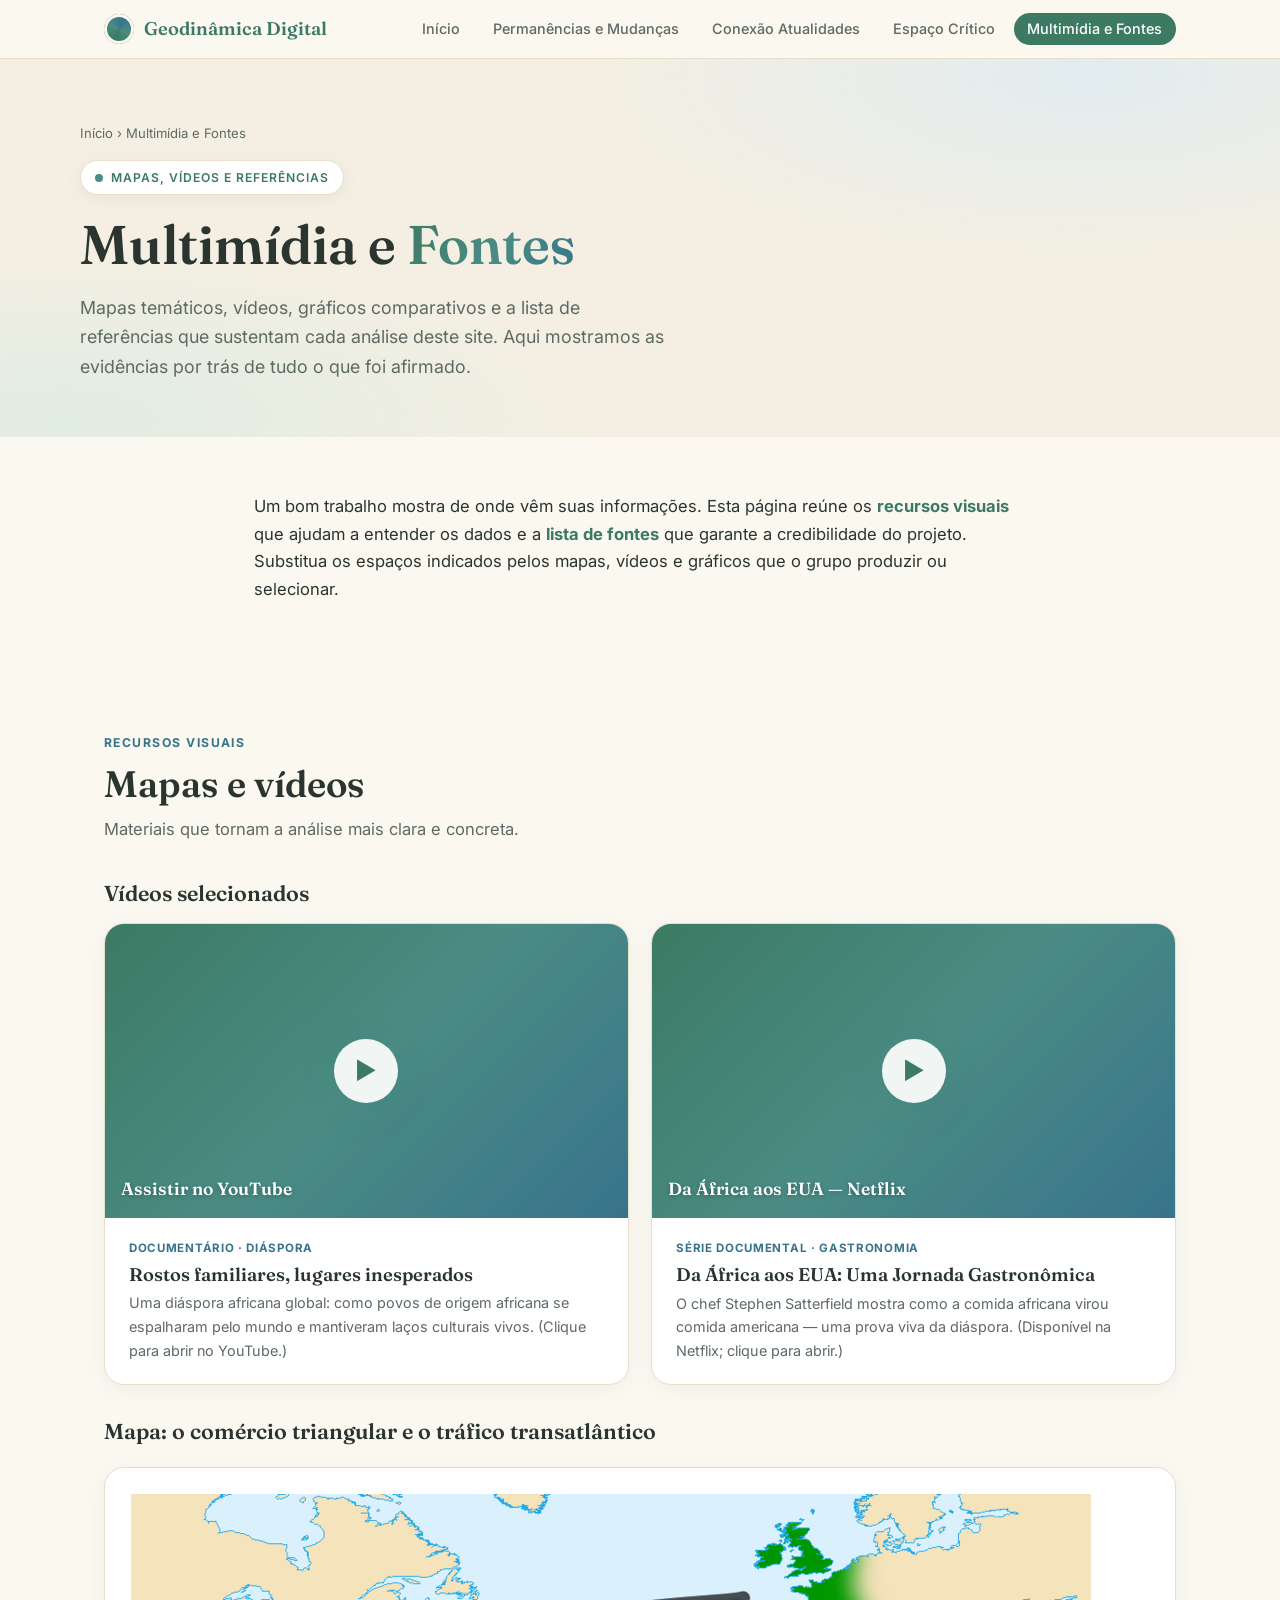
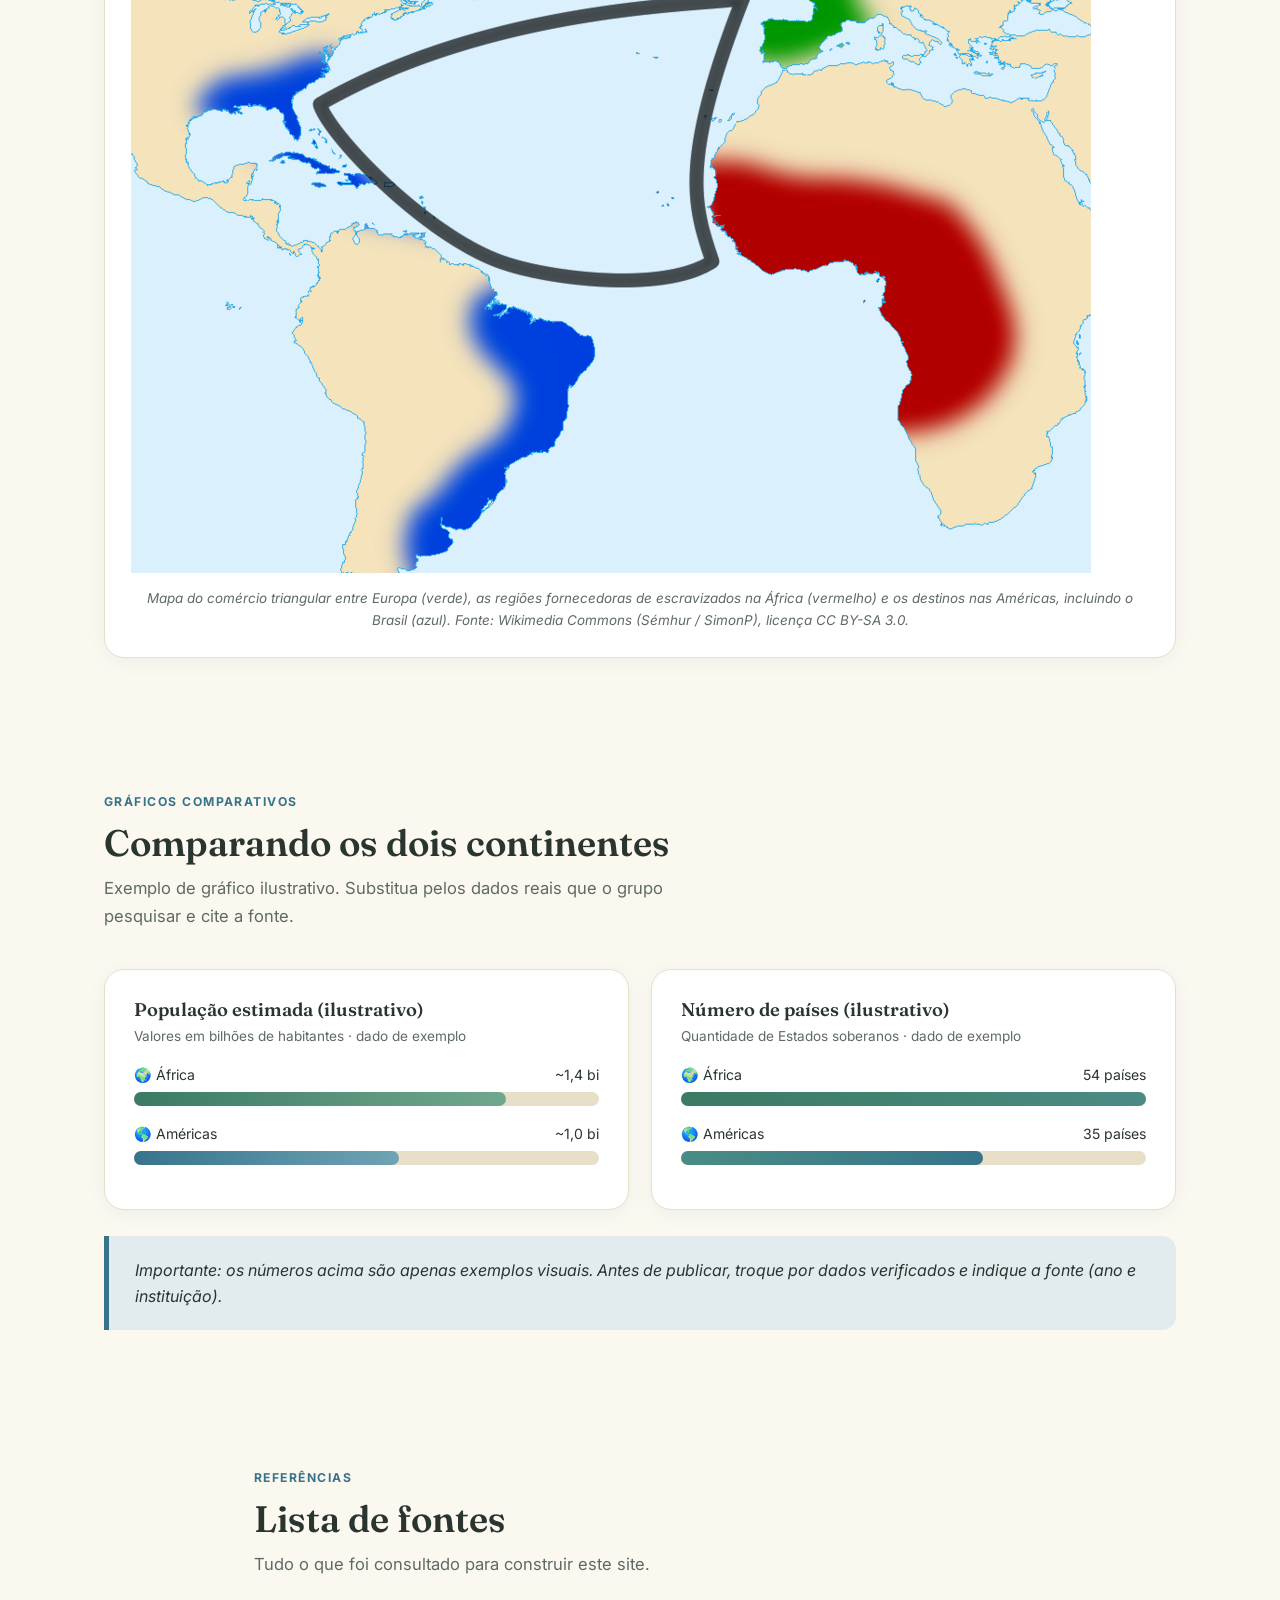
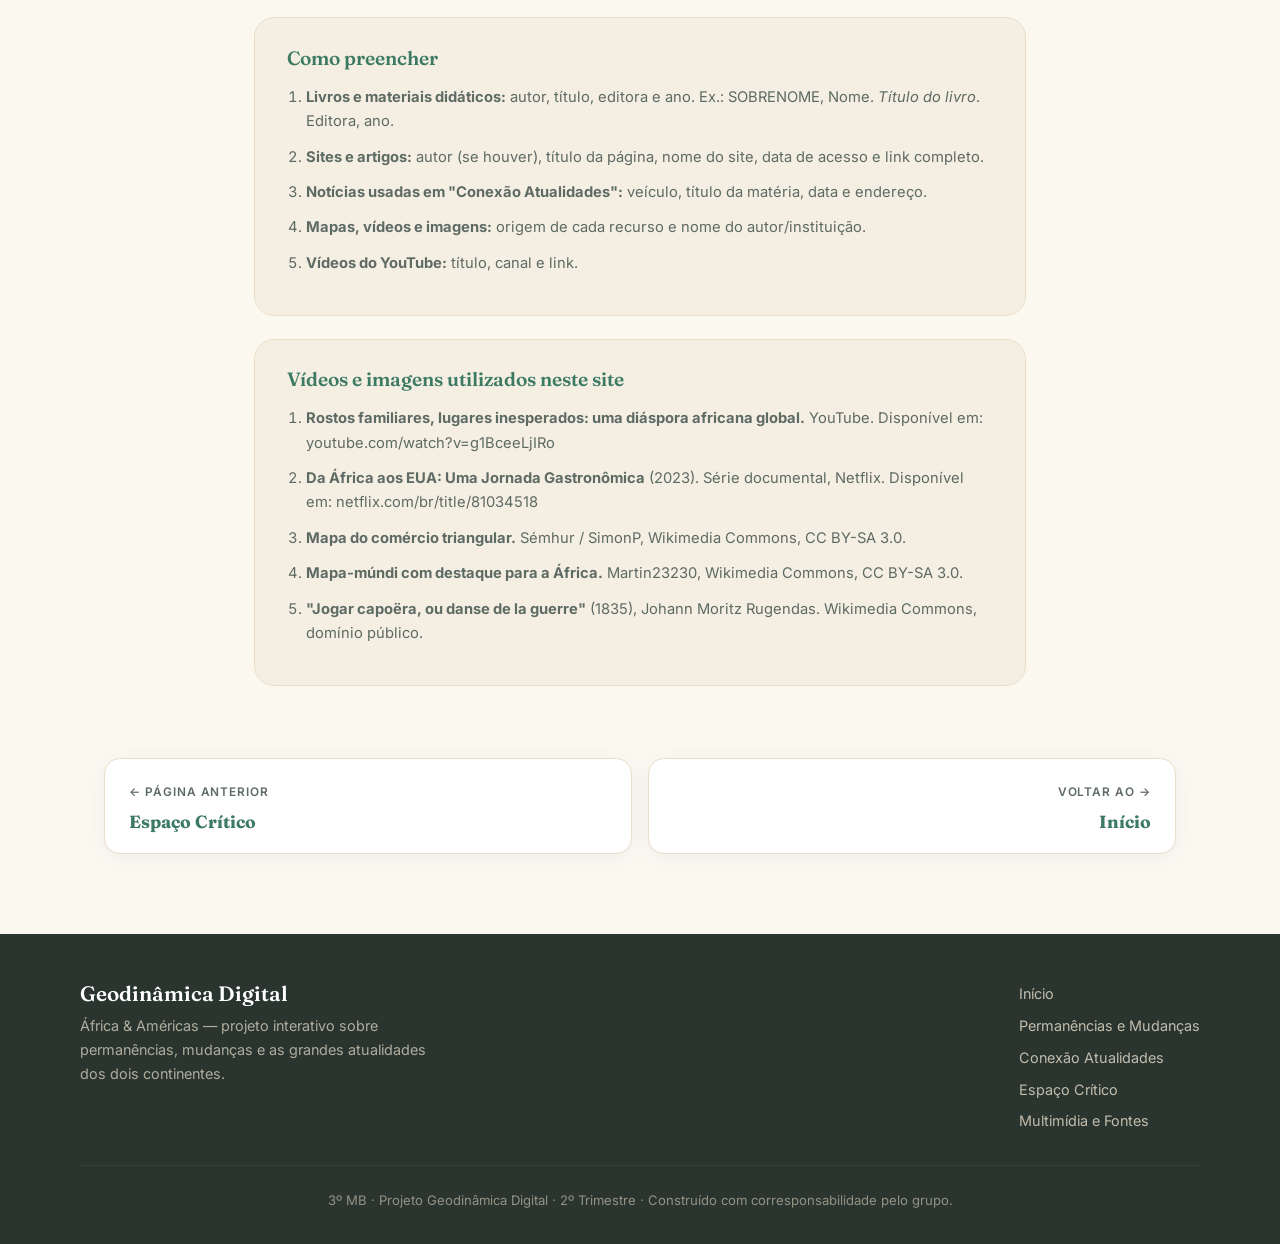
<file: multimidia.html>
<!DOCTYPE html>
<html lang="pt-BR">
<head>
<meta charset="UTF-8">
<meta name="viewport" content="width=device-width, initial-scale=1.0">
<title>Multimídia e Fontes · Geodinâmica Digital</title>
<link rel="preconnect" href="https://fonts.googleapis.com">
<link rel="preconnect" href="https://fonts.gstatic.com" crossorigin>
<link href="https://fonts.googleapis.com/css2?family=Fraunces:opsz,wght@9..144,400;9..144,500;9..144,600;9..144,700&family=Inter:wght@400;500;600;700&display=swap" rel="stylesheet">
<link rel="stylesheet" href="estilo.css">
<style>
  .multi{display:grid;grid-template-columns:repeat(3,1fr);gap:1.4rem;margin-bottom:2.5rem}
  .grafico{background:var(--branco);border:1px solid var(--bege);border-radius:var(--raio);padding:1.8rem;box-shadow:var(--sombra-sutil)}
  .barra-wrap{margin-top:1rem}
  .barra-item{margin-bottom:1rem}
  .barra-item .rot{display:flex;justify-content:space-between;font-size:.88rem;margin-bottom:.35rem;color:var(--tinta)}
  .barra{height:14px;border-radius:999px;background:var(--bege)}
  .barra span{display:block;height:100%;border-radius:999px}
  @media (max-width:880px){.multi{grid-template-columns:1fr 1fr}}
  @media (max-width:560px){.multi{grid-template-columns:1fr}}
</style>
</head>
<body>

<header class="nav">
  <div class="nav-inner">
    <a class="logo" href="index.html"><span class="globo"></span> Geodinâmica Digital</a>
    <nav>
      <button class="menu-toggle" aria-label="Abrir menu" onclick="document.getElementById('menu').classList.toggle('open')">☰</button>
      <ul id="menu">
        <li><a href="index.html">Início</a></li>
        <li><a href="permanencias.html">Permanências e Mudanças</a></li>
        <li><a href="atualidades.html">Conexão Atualidades</a></li>
        <li><a href="critico.html">Espaço Crítico</a></li>
        <li><a href="multimidia.html" class="ativo">Multimídia e Fontes</a></li>
      </ul>
    </nav>
  </div>
</header>

<section class="pagina-head">
  <div class="pagina-head-inner reveal on">
    <div class="crumbs"><a href="index.html">Início</a> › Multimídia e Fontes</div>
    <span class="eyebrow"><span class="dot"></span> Mapas, vídeos e referências</span>
    <h1>Multimídia e <em>Fontes</em></h1>
    <p>Mapas temáticos, vídeos, gráficos comparativos e a lista de referências que sustentam cada análise deste site. Aqui mostramos as evidências por trás de tudo o que foi afirmado.</p>
  </div>
</section>

<section class="bloco estreito reveal">
  <div class="prosa">
    <p>Um bom trabalho mostra de onde vêm suas informações. Esta página reúne os <strong>recursos visuais</strong> que ajudam a entender os dados e a <strong>lista de fontes</strong> que garante a credibilidade do projeto. Substitua os espaços indicados pelos mapas, vídeos e gráficos que o grupo produzir ou selecionar.</p>
  </div>
</section>

<!-- RECURSOS -->
<section class="bloco reveal">
  <div class="sec-head">
    <span class="sec-tag">Recursos visuais</span>
    <h2>Mapas e vídeos</h2>
    <p>Materiais que tornam a análise mais clara e concreta.</p>
  </div>

  <h3 style="font-family:'Fraunces',serif;font-size:1.35rem;color:var(--tinta);margin:.5rem 0 1rem">Vídeos selecionados</h3>
  <div class="video-grid">
    <div class="video-card">
      <a class="video-thumb" href="https://www.youtube.com/watch?v=g1BceeLjIRo&t=30s" target="_blank" rel="noopener">
        <span class="play"><span>▶</span></span>
        <span class="lbl">Assistir no YouTube</span>
      </a>
      <div class="vc-corpo">
        <span class="vc-tag">Documentário · Diáspora</span>
        <h4>Rostos familiares, lugares inesperados</h4>
        <p>Uma diáspora africana global: como povos de origem africana se espalharam pelo mundo e mantiveram laços culturais vivos. (Clique para abrir no YouTube.)</p>
      </div>
    </div>
    <div class="video-card">
      <a class="video-thumb" href="https://www.netflix.com/br/title/81034518" target="_blank" rel="noopener">
        <span class="play"><span>▶</span></span>
        <span class="lbl">Da África aos EUA — Netflix</span>
      </a>
      <div class="vc-corpo">
        <span class="vc-tag">Série documental · Gastronomia</span>
        <h4>Da África aos EUA: Uma Jornada Gastronômica</h4>
        <p>O chef Stephen Satterfield mostra como a comida africana virou comida americana — uma prova viva da diáspora. (Disponível na Netflix; clique para abrir.)</p>
      </div>
    </div>
  </div>

  <h3 style="font-family:'Fraunces',serif;font-size:1.35rem;color:var(--tinta);margin:2.2rem 0 1rem">Mapa: o comércio triangular e o tráfico transatlântico</h3>
  <figure class="figura">
    <img src="[data-uri]" alt="Mapa do comércio triangular entre Europa, África e Américas">
    <figcaption>Mapa do comércio triangular entre Europa (verde), as regiões fornecedoras de escravizados na África (vermelho) e os destinos nas Américas, incluindo o Brasil (azul). Fonte: Wikimedia Commons (Sémhur / SimonP), licença CC BY-SA 3.0.</figcaption>
  </figure>
</section>

<!-- GRÁFICO COMPARATIVO -->
<section class="bloco reveal">
  <div class="sec-head">
    <span class="sec-tag">Gráficos comparativos</span>
    <h2>Comparando os dois continentes</h2>
    <p>Exemplo de gráfico ilustrativo. Substitua pelos dados reais que o grupo pesquisar e cite a fonte.</p>
  </div>
  <div class="grid grid-2">
    <div class="grafico">
      <h4 style="font-family:'Fraunces',serif;font-size:1.15rem;color:var(--tinta);margin-bottom:.3rem">População estimada (ilustrativo)</h4>
      <p style="font-size:.85rem;color:var(--tinta-suave)">Valores em bilhões de habitantes · dado de exemplo</p>
      <div class="barra-wrap">
        <div class="barra-item"><div class="rot"><span>🌍 África</span><span>~1,4 bi</span></div><div class="barra"><span style="width:80%;background:linear-gradient(90deg,var(--verde),var(--verde-claro))"></span></div></div>
        <div class="barra-item"><div class="rot"><span>🌎 Américas</span><span>~1,0 bi</span></div><div class="barra"><span style="width:57%;background:linear-gradient(90deg,var(--azul),var(--azul-claro))"></span></div></div>
      </div>
    </div>
    <div class="grafico">
      <h4 style="font-family:'Fraunces',serif;font-size:1.15rem;color:var(--tinta);margin-bottom:.3rem">Número de países (ilustrativo)</h4>
      <p style="font-size:.85rem;color:var(--tinta-suave)">Quantidade de Estados soberanos · dado de exemplo</p>
      <div class="barra-wrap">
        <div class="barra-item"><div class="rot"><span>🌍 África</span><span>54 países</span></div><div class="barra"><span style="width:100%;background:linear-gradient(90deg,var(--verde),var(--teal))"></span></div></div>
        <div class="barra-item"><div class="rot"><span>🌎 Américas</span><span>35 países</span></div><div class="barra"><span style="width:65%;background:linear-gradient(90deg,var(--teal),var(--azul))"></span></div></div>
      </div>
    </div>
  </div>
  <div class="callout azul"><p>Importante: os números acima são apenas exemplos visuais. Antes de publicar, troque por dados verificados e indique a fonte (ano e instituição).</p></div>
</section>

<!-- FONTES -->
<section class="bloco estreito reveal">
  <div class="sec-head">
    <span class="sec-tag">Referências</span>
    <h2>Lista de fontes</h2>
    <p>Tudo o que foi consultado para construir este site.</p>
  </div>
  <div class="fontes">
    <h3>Como preencher</h3>
    <ol>
      <li><strong>Livros e materiais didáticos:</strong> autor, título, editora e ano. Ex.: SOBRENOME, Nome. <em>Título do livro</em>. Editora, ano.</li>
      <li><strong>Sites e artigos:</strong> autor (se houver), título da página, nome do site, data de acesso e link completo.</li>
      <li><strong>Notícias usadas em "Conexão Atualidades":</strong> veículo, título da matéria, data e endereço.</li>
      <li><strong>Mapas, vídeos e imagens:</strong> origem de cada recurso e nome do autor/instituição.</li>
      <li><strong>Vídeos do YouTube:</strong> título, canal e link.</li>
    </ol>
  </div>
  <div class="fontes" style="margin-top:1.4rem">
    <h3>Vídeos e imagens utilizados neste site</h3>
    <ol>
      <li><strong>Rostos familiares, lugares inesperados: uma diáspora africana global.</strong> YouTube. Disponível em: youtube.com/watch?v=g1BceeLjIRo</li>
      <li><strong>Da África aos EUA: Uma Jornada Gastronômica</strong> (2023). Série documental, Netflix. Disponível em: netflix.com/br/title/81034518</li>
      <li><strong>Mapa do comércio triangular.</strong> Sémhur / SimonP, Wikimedia Commons, CC BY-SA 3.0.</li>
      <li><strong>Mapa-múndi com destaque para a África.</strong> Martin23230, Wikimedia Commons, CC BY-SA 3.0.</li>
      <li><strong>"Jogar capoëra, ou danse de la guerre"</strong> (1835), Johann Moritz Rugendas. Wikimedia Commons, domínio público.</li>
    </ol>
  </div>
</section>

<div class="passo">
  <a href="critico.html"><span class="dir">← Página anterior</span><strong>Espaço Crítico</strong></a>
  <a class="next" href="index.html"><span class="dir">Voltar ao →</span><strong>Início</strong></a>
</div>

<footer>
  <div class="foot-inner">
    <div><h4>Geodinâmica Digital</h4><p>África & Américas — projeto interativo sobre permanências, mudanças e as grandes atualidades dos dois continentes.</p></div>
    <div class="foot-links">
      <a href="index.html">Início</a>
      <a href="permanencias.html">Permanências e Mudanças</a>
      <a href="atualidades.html">Conexão Atualidades</a>
      <a href="critico.html">Espaço Crítico</a>
      <a href="multimidia.html">Multimídia e Fontes</a>
    </div>
  </div>
  <div class="foot-bottom">3º MB · Projeto Geodinâmica Digital · 2º Trimestre · Construído com corresponsabilidade pelo grupo.</div>
</footer>

<script>
document.querySelectorAll('#menu a').forEach(a=>a.addEventListener('click',()=>document.getElementById('menu').classList.remove('open')));
const io=new IntersectionObserver((es)=>{es.forEach(e=>{if(e.isIntersecting){e.target.classList.add('on');io.unobserve(e.target)}})},{threshold:.1});
document.querySelectorAll('.reveal').forEach(el=>io.observe(el));
</script>
</body>
</html>
</file>
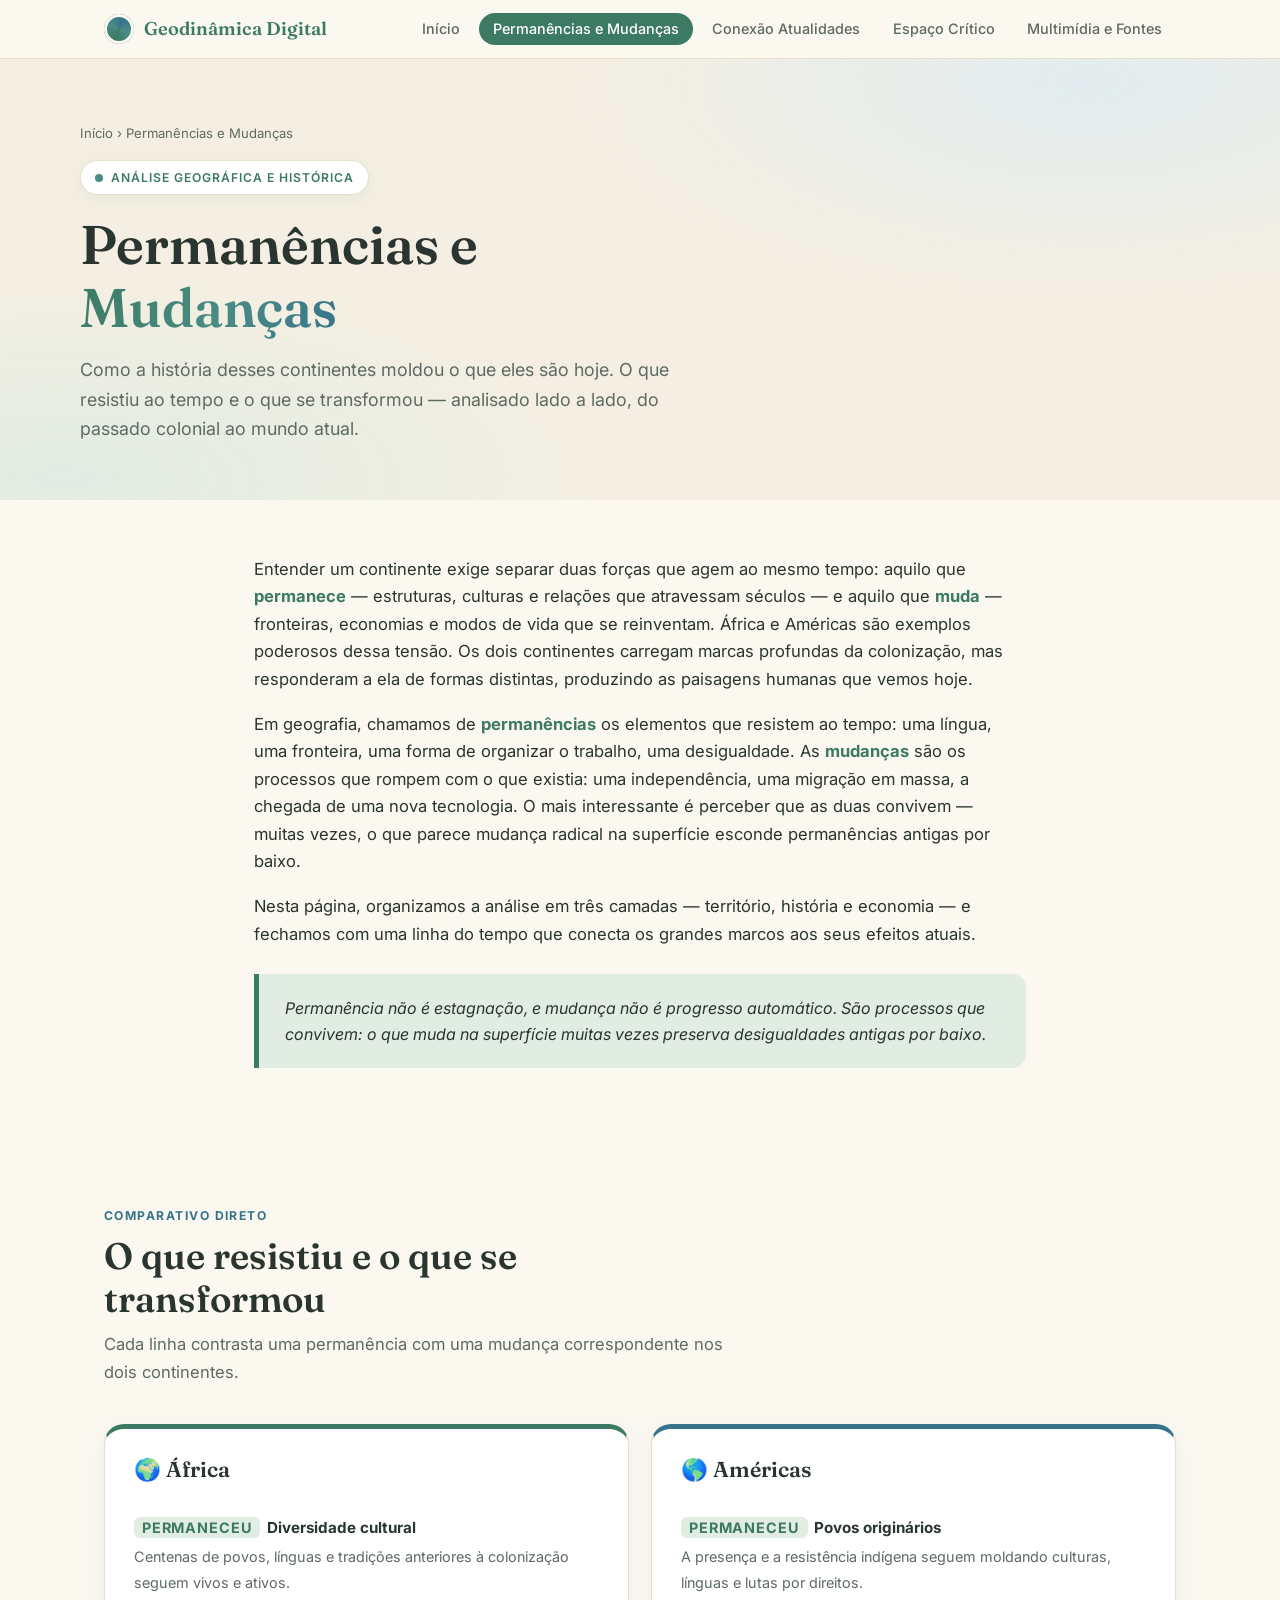
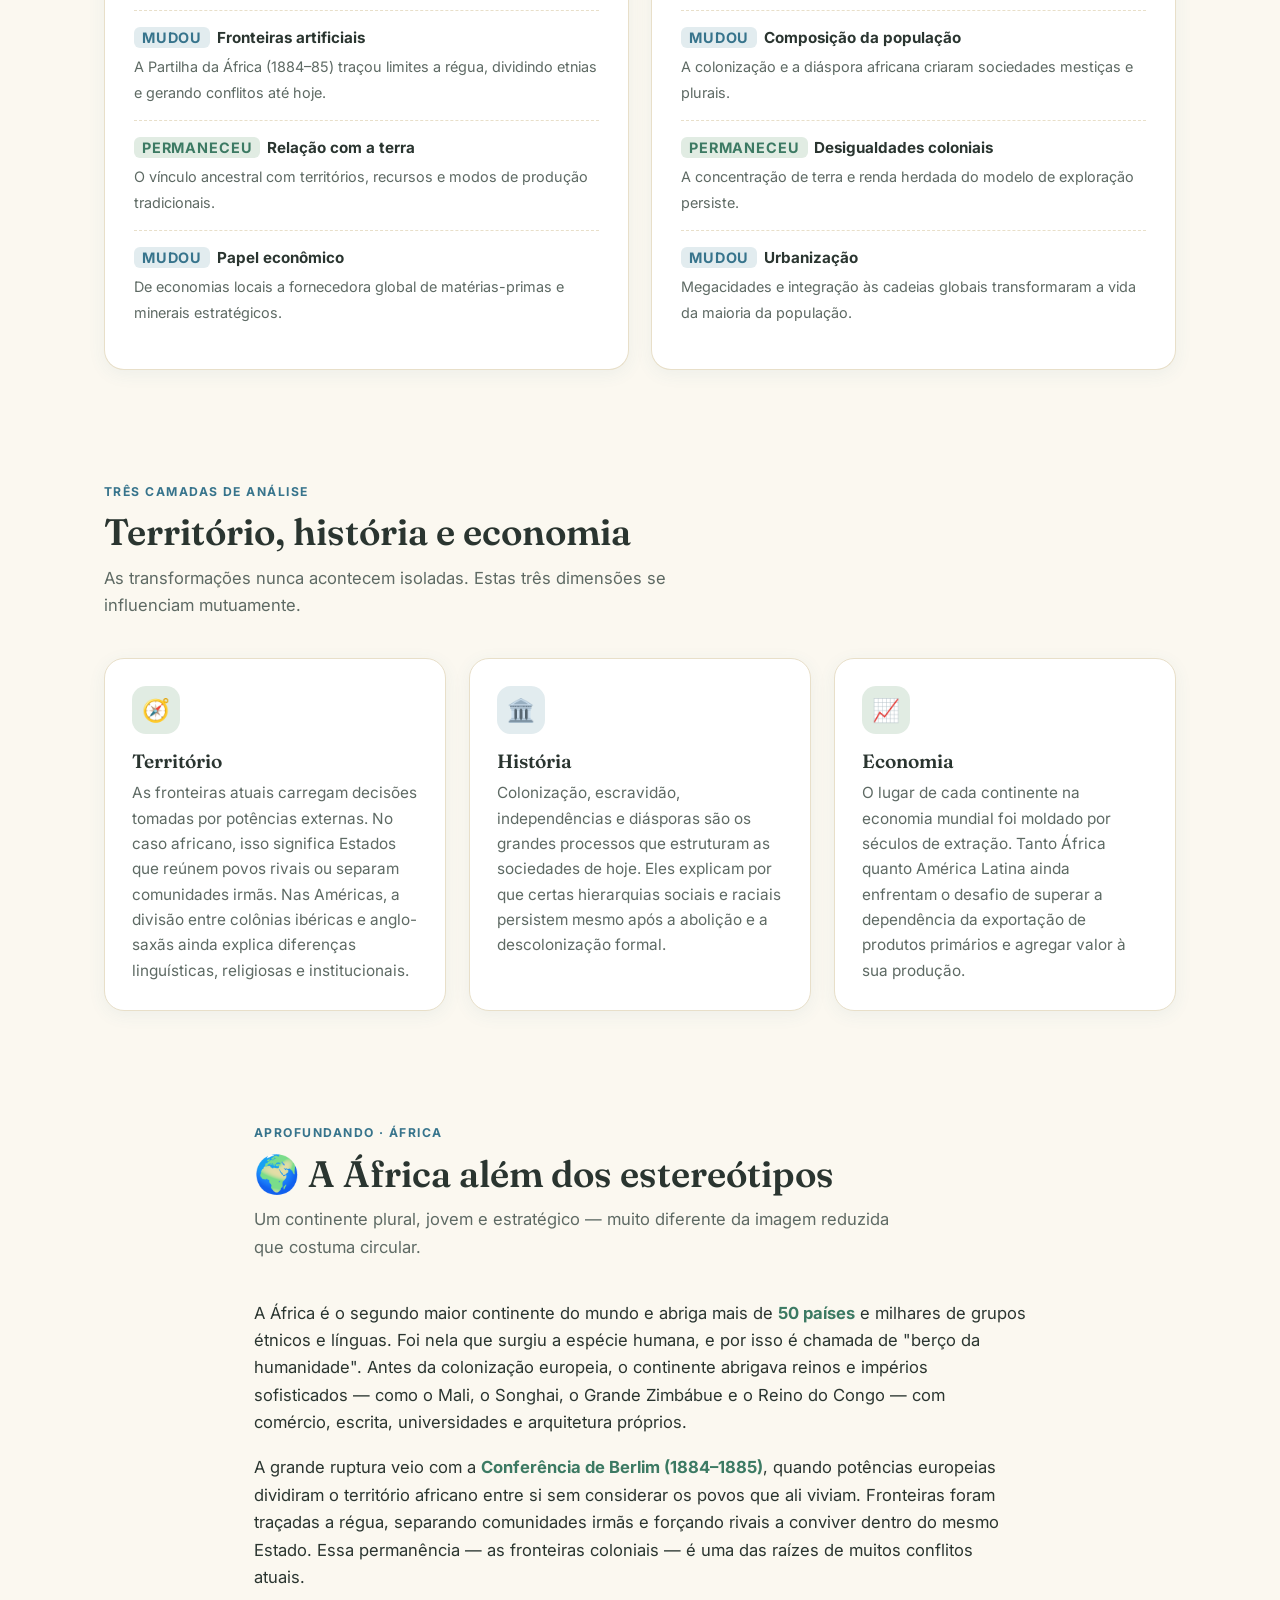
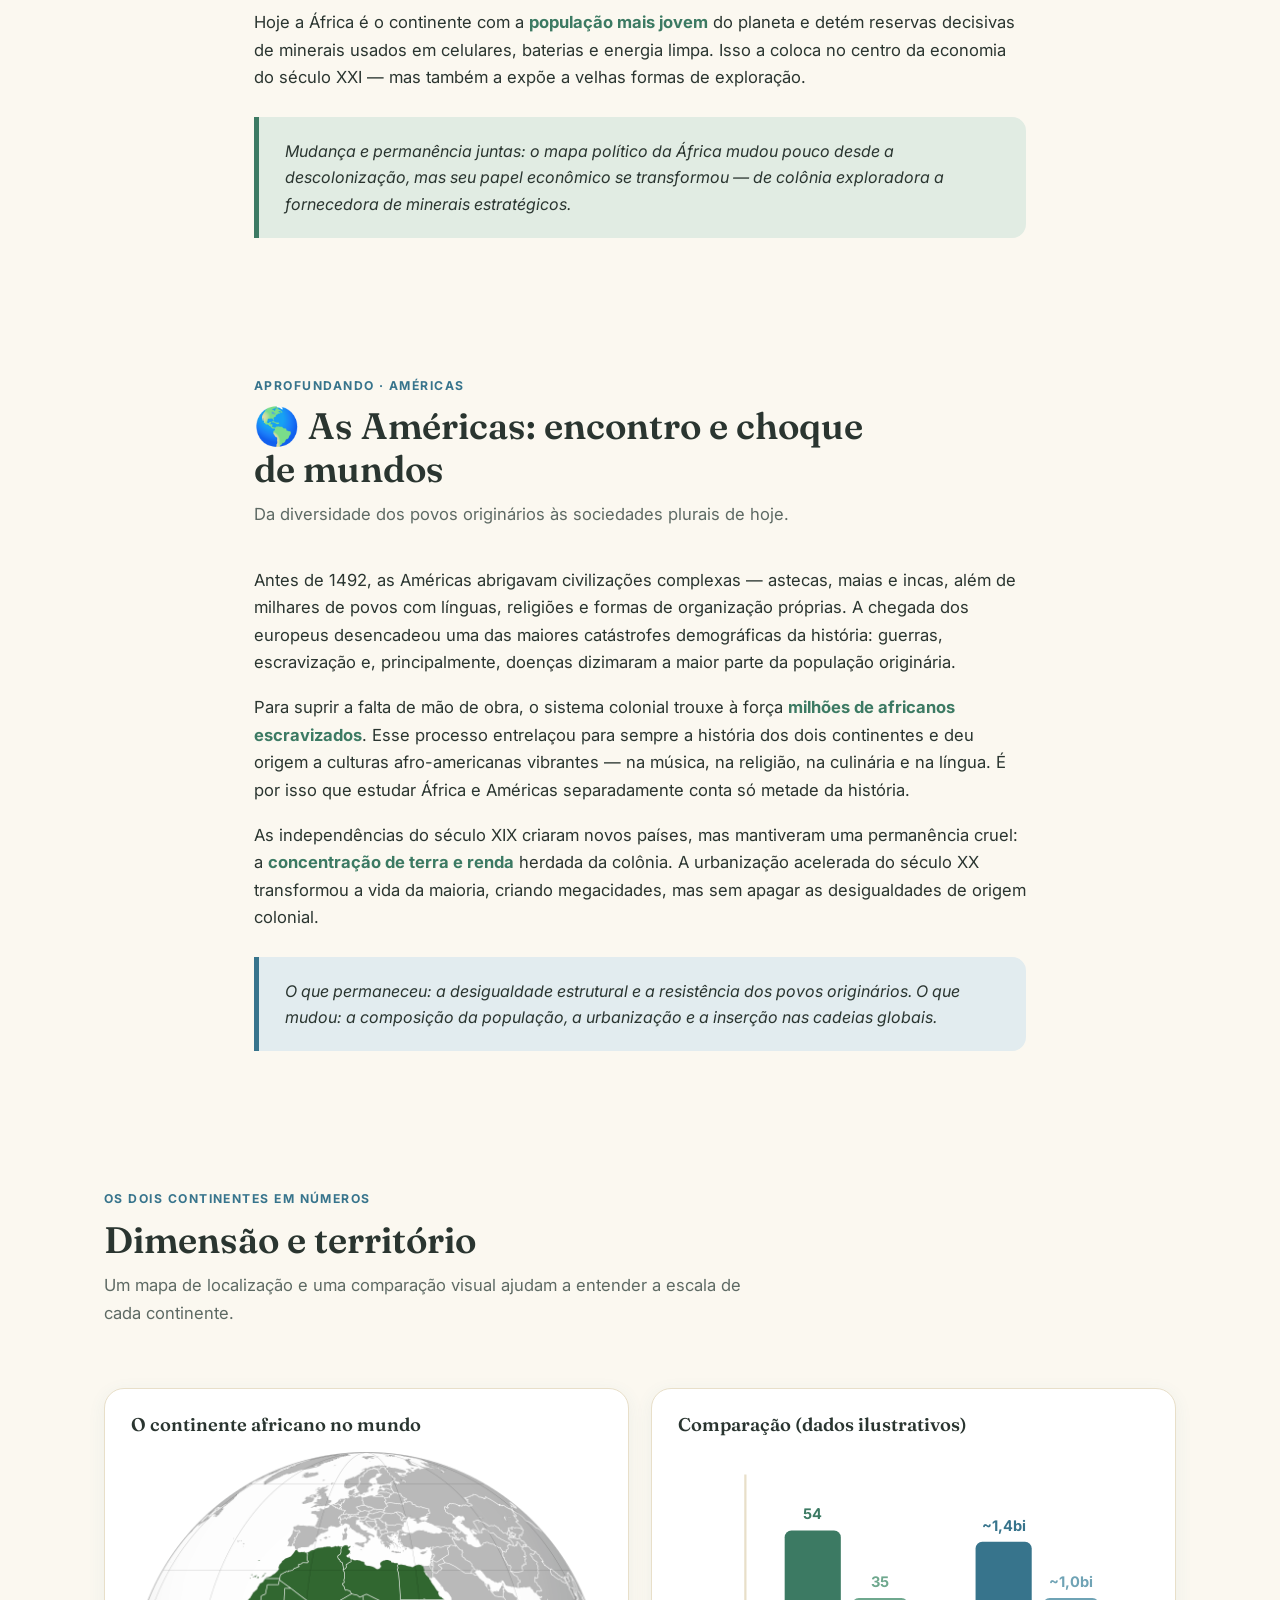
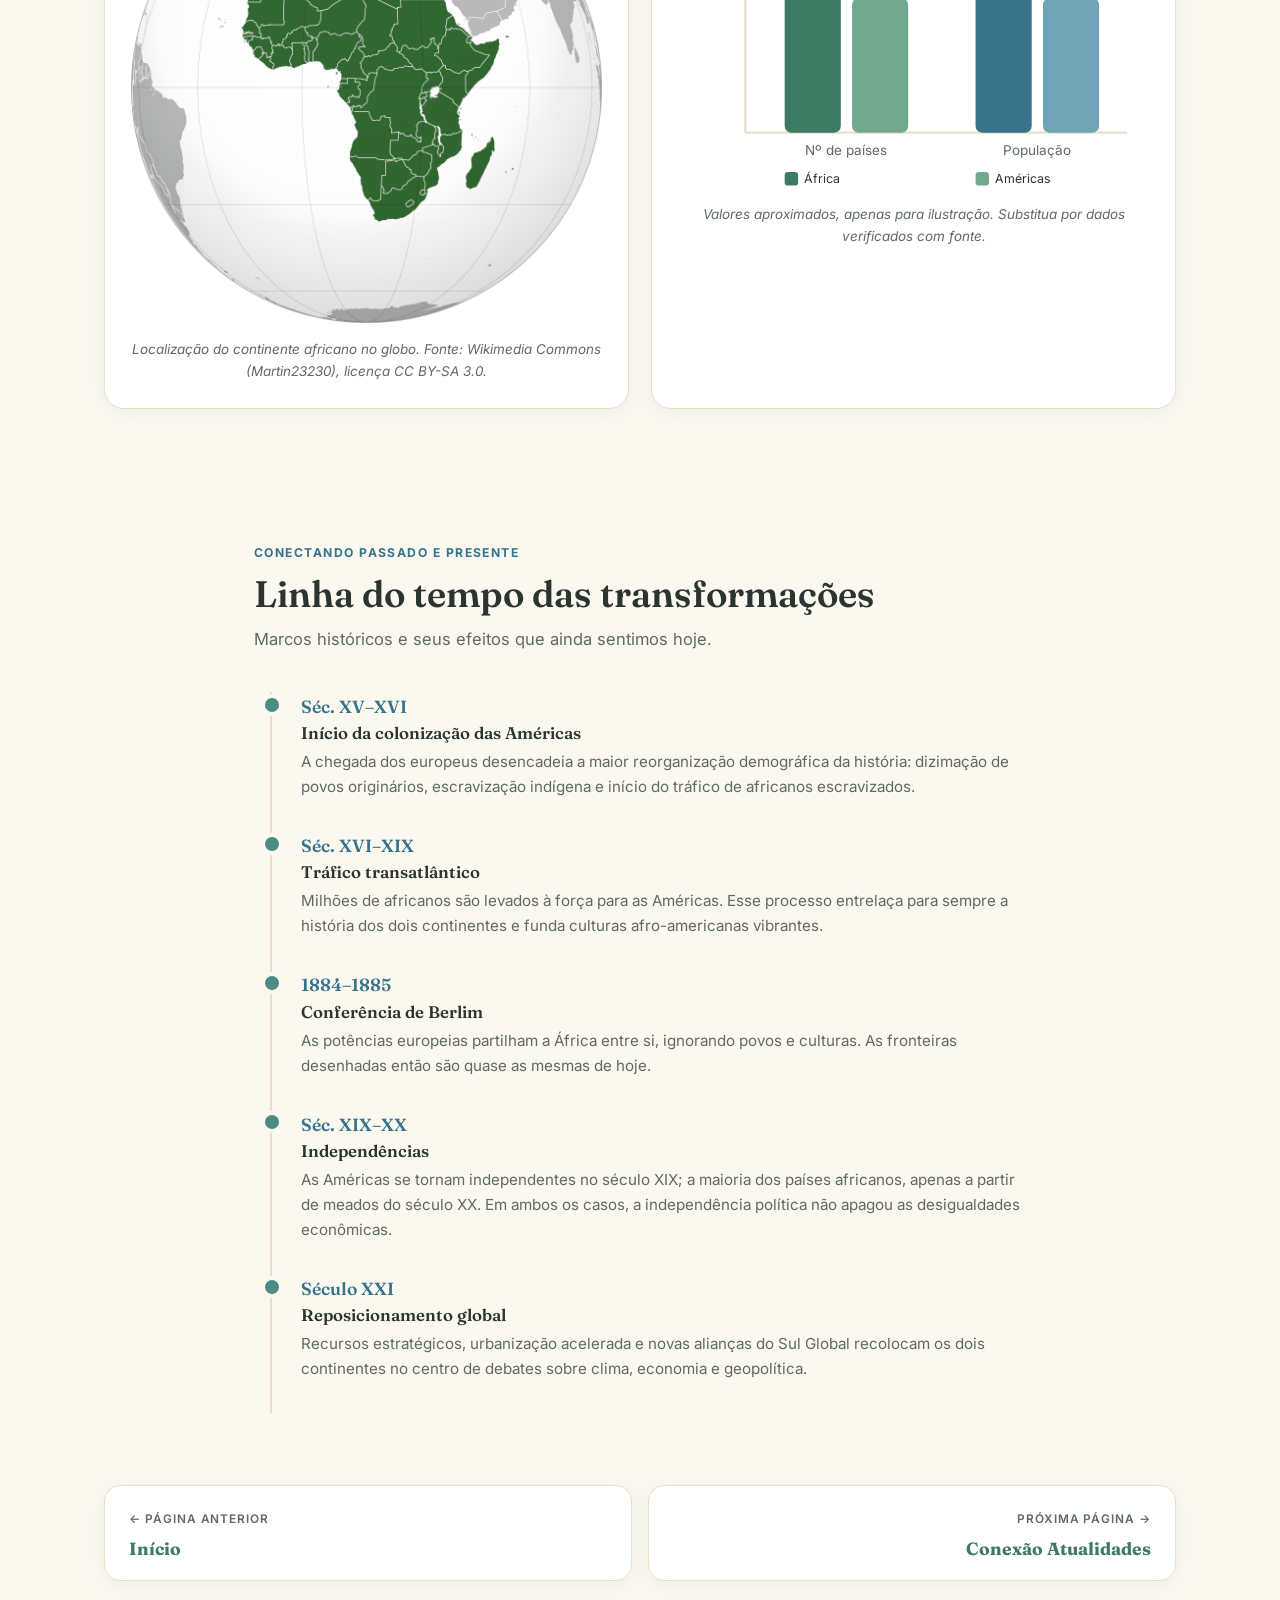
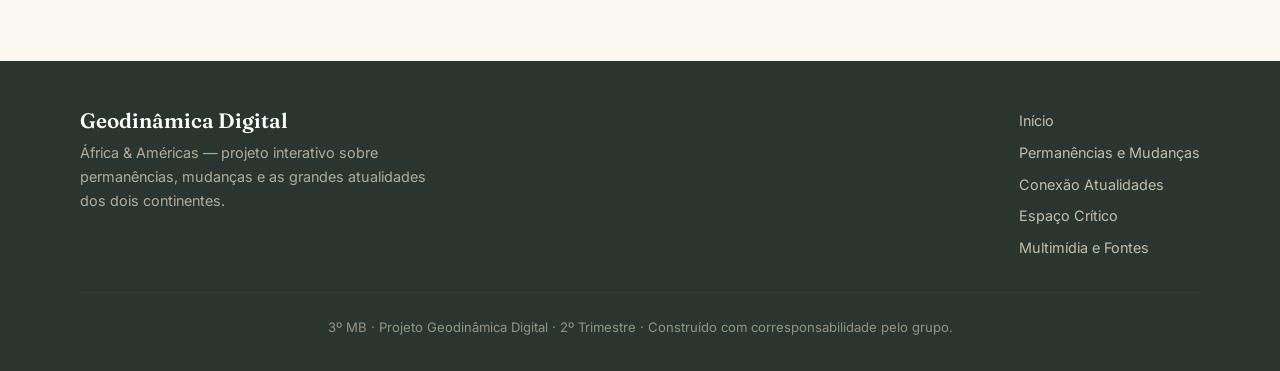
<file: permanencias.html>
<!DOCTYPE html>
<html lang="pt-BR">
<head>
<meta charset="UTF-8">
<meta name="viewport" content="width=device-width, initial-scale=1.0">
<title>Permanências e Mudanças · Geodinâmica Digital</title>
<link rel="preconnect" href="https://fonts.googleapis.com">
<link rel="preconnect" href="https://fonts.gstatic.com" crossorigin>
<link href="https://fonts.googleapis.com/css2?family=Fraunces:opsz,wght@9..144,400;9..144,500;9..144,600;9..144,700&family=Inter:wght@400;500;600;700&display=swap" rel="stylesheet">
<link rel="stylesheet" href="estilo.css">
</head>
<body>

<header class="nav">
  <div class="nav-inner">
    <a class="logo" href="index.html"><span class="globo"></span> Geodinâmica Digital</a>
    <nav>
      <button class="menu-toggle" aria-label="Abrir menu" onclick="document.getElementById('menu').classList.toggle('open')">☰</button>
      <ul id="menu">
        <li><a href="index.html">Início</a></li>
        <li><a href="permanencias.html" class="ativo">Permanências e Mudanças</a></li>
        <li><a href="atualidades.html">Conexão Atualidades</a></li>
        <li><a href="critico.html">Espaço Crítico</a></li>
        <li><a href="multimidia.html">Multimídia e Fontes</a></li>
      </ul>
    </nav>
  </div>
</header>

<section class="pagina-head">
  <div class="pagina-head-inner reveal on">
    <div class="crumbs"><a href="index.html">Início</a> › Permanências e Mudanças</div>
    <span class="eyebrow"><span class="dot"></span> Análise geográfica e histórica</span>
    <h1>Permanências e <em>Mudanças</em></h1>
    <p>Como a história desses continentes moldou o que eles são hoje. O que resistiu ao tempo e o que se transformou — analisado lado a lado, do passado colonial ao mundo atual.</p>
  </div>
</section>

<!-- INTRODUÇÃO -->
<section class="bloco estreito reveal">
  <div class="prosa">
    <p>Entender um continente exige separar duas forças que agem ao mesmo tempo: aquilo que <strong>permanece</strong> — estruturas, culturas e relações que atravessam séculos — e aquilo que <strong>muda</strong> — fronteiras, economias e modos de vida que se reinventam. África e Américas são exemplos poderosos dessa tensão. Os dois continentes carregam marcas profundas da colonização, mas responderam a ela de formas distintas, produzindo as paisagens humanas que vemos hoje.</p>
    <p>Em geografia, chamamos de <strong>permanências</strong> os elementos que resistem ao tempo: uma língua, uma fronteira, uma forma de organizar o trabalho, uma desigualdade. As <strong>mudanças</strong> são os processos que rompem com o que existia: uma independência, uma migração em massa, a chegada de uma nova tecnologia. O mais interessante é perceber que as duas convivem — muitas vezes, o que parece mudança radical na superfície esconde permanências antigas por baixo.</p>
    <p>Nesta página, organizamos a análise em três camadas — território, história e economia — e fechamos com uma linha do tempo que conecta os grandes marcos aos seus efeitos atuais.</p>
  </div>
  <div class="callout"><p>Permanência não é estagnação, e mudança não é progresso automático. São processos que convivem: o que muda na superfície muitas vezes preserva desigualdades antigas por baixo.</p></div>
</section>

<!-- COMPARATIVO -->
<section class="bloco reveal">
  <div class="sec-head">
    <span class="sec-tag">Comparativo direto</span>
    <h2>O que resistiu e o que se transformou</h2>
    <p>Cada linha contrasta uma permanência com uma mudança correspondente nos dois continentes.</p>
  </div>
  <div class="compara">
    <div class="col-comp verde">
      <h3>🌍 África</h3>
      <div class="linha"><strong><span class="tag-perm p">Permaneceu</span>Diversidade cultural</strong><span>Centenas de povos, línguas e tradições anteriores à colonização seguem vivos e ativos.</span></div>
      <div class="linha"><strong><span class="tag-perm m">Mudou</span>Fronteiras artificiais</strong><span>A Partilha da África (1884–85) traçou limites a régua, dividindo etnias e gerando conflitos até hoje.</span></div>
      <div class="linha"><strong><span class="tag-perm p">Permaneceu</span>Relação com a terra</strong><span>O vínculo ancestral com territórios, recursos e modos de produção tradicionais.</span></div>
      <div class="linha"><strong><span class="tag-perm m">Mudou</span>Papel econômico</strong><span>De economias locais a fornecedora global de matérias-primas e minerais estratégicos.</span></div>
    </div>
    <div class="col-comp azul">
      <h3>🌎 Américas</h3>
      <div class="linha"><strong><span class="tag-perm p">Permaneceu</span>Povos originários</strong><span>A presença e a resistência indígena seguem moldando culturas, línguas e lutas por direitos.</span></div>
      <div class="linha"><strong><span class="tag-perm m">Mudou</span>Composição da população</strong><span>A colonização e a diáspora africana criaram sociedades mestiças e plurais.</span></div>
      <div class="linha"><strong><span class="tag-perm p">Permaneceu</span>Desigualdades coloniais</strong><span>A concentração de terra e renda herdada do modelo de exploração persiste.</span></div>
      <div class="linha"><strong><span class="tag-perm m">Mudou</span>Urbanização</strong><span>Megacidades e integração às cadeias globais transformaram a vida da maioria da população.</span></div>
    </div>
  </div>
</section>

<!-- TRÊS CAMADAS -->
<section class="bloco reveal">
  <div class="sec-head">
    <span class="sec-tag">Três camadas de análise</span>
    <h2>Território, história e economia</h2>
    <p>As transformações nunca acontecem isoladas. Estas três dimensões se influenciam mutuamente.</p>
  </div>
  <div class="grid grid-3">
    <div class="card"><div class="ic verde">🧭</div><h3>Território</h3><p>As fronteiras atuais carregam decisões tomadas por potências externas. No caso africano, isso significa Estados que reúnem povos rivais ou separam comunidades irmãs. Nas Américas, a divisão entre colônias ibéricas e anglo-saxãs ainda explica diferenças linguísticas, religiosas e institucionais.</p></div>
    <div class="card"><div class="ic azul">🏛️</div><h3>História</h3><p>Colonização, escravidão, independências e diásporas são os grandes processos que estruturam as sociedades de hoje. Eles explicam por que certas hierarquias sociais e raciais persistem mesmo após a abolição e a descolonização formal.</p></div>
    <div class="card"><div class="ic verde">📈</div><h3>Economia</h3><p>O lugar de cada continente na economia mundial foi moldado por séculos de extração. Tanto África quanto América Latina ainda enfrentam o desafio de superar a dependência da exportação de produtos primários e agregar valor à sua produção.</p></div>
  </div>
</section>

<!-- APROFUNDAMENTO: ÁFRICA -->
<section class="bloco estreito reveal">
  <div class="sec-head">
    <span class="sec-tag">Aprofundando · África</span>
    <h2>🌍 A África além dos estereótipos</h2>
    <p>Um continente plural, jovem e estratégico — muito diferente da imagem reduzida que costuma circular.</p>
  </div>
  <div class="prosa">
    <p>A África é o segundo maior continente do mundo e abriga mais de <strong>50 países</strong> e milhares de grupos étnicos e línguas. Foi nela que surgiu a espécie humana, e por isso é chamada de "berço da humanidade". Antes da colonização europeia, o continente abrigava reinos e impérios sofisticados — como o Mali, o Songhai, o Grande Zimbábue e o Reino do Congo — com comércio, escrita, universidades e arquitetura próprios.</p>
    <p>A grande ruptura veio com a <strong>Conferência de Berlim (1884–1885)</strong>, quando potências europeias dividiram o território africano entre si sem considerar os povos que ali viviam. Fronteiras foram traçadas a régua, separando comunidades irmãs e forçando rivais a conviver dentro do mesmo Estado. Essa permanência — as fronteiras coloniais — é uma das raízes de muitos conflitos atuais.</p>
    <p>Hoje a África é o continente com a <strong>população mais jovem</strong> do planeta e detém reservas decisivas de minerais usados em celulares, baterias e energia limpa. Isso a coloca no centro da economia do século XXI — mas também a expõe a velhas formas de exploração.</p>
  </div>
  <div class="callout"><p>Mudança e permanência juntas: o mapa político da África mudou pouco desde a descolonização, mas seu papel econômico se transformou — de colônia exploradora a fornecedora de minerais estratégicos.</p></div>
</section>

<!-- APROFUNDAMENTO: AMÉRICAS -->
<section class="bloco estreito reveal">
  <div class="sec-head">
    <span class="sec-tag">Aprofundando · Américas</span>
    <h2>🌎 As Américas: encontro e choque de mundos</h2>
    <p>Da diversidade dos povos originários às sociedades plurais de hoje.</p>
  </div>
  <div class="prosa">
    <p>Antes de 1492, as Américas abrigavam civilizações complexas — astecas, maias e incas, além de milhares de povos com línguas, religiões e formas de organização próprias. A chegada dos europeus desencadeou uma das maiores catástrofes demográficas da história: guerras, escravização e, principalmente, doenças dizimaram a maior parte da população originária.</p>
    <p>Para suprir a falta de mão de obra, o sistema colonial trouxe à força <strong>milhões de africanos escravizados</strong>. Esse processo entrelaçou para sempre a história dos dois continentes e deu origem a culturas afro-americanas vibrantes — na música, na religião, na culinária e na língua. É por isso que estudar África e Américas separadamente conta só metade da história.</p>
    <p>As independências do século XIX criaram novos países, mas mantiveram uma permanência cruel: a <strong>concentração de terra e renda</strong> herdada da colônia. A urbanização acelerada do século XX transformou a vida da maioria, criando megacidades, mas sem apagar as desigualdades de origem colonial.</p>
  </div>
  <div class="callout azul"><p>O que permaneceu: a desigualdade estrutural e a resistência dos povos originários. O que mudou: a composição da população, a urbanização e a inserção nas cadeias globais.</p></div>
</section>

<!-- MAPA E GRÁFICO -->
<section class="bloco reveal">
  <div class="sec-head">
    <span class="sec-tag">Os dois continentes em números</span>
    <h2>Dimensão e território</h2>
    <p>Um mapa de localização e uma comparação visual ajudam a entender a escala de cada continente.</p>
  </div>
  <div class="grid grid-2">
    <figure class="figura">
      <h4>O continente africano no mundo</h4>
      <img src="[data-uri]" alt="Mapa-múndi destacando o continente africano">
      <figcaption>Localização do continente africano no globo. Fonte: Wikimedia Commons (Martin23230), licença CC BY-SA 3.0.</figcaption>
    </figure>
    <figure class="figura">
      <h4>Comparação (dados ilustrativos)</h4>
      <svg viewBox="0 0 420 300" xmlns="http://www.w3.org/2000/svg" role="img" aria-label="Gráfico de barras comparando número de países e população">
        <rect width="420" height="300" fill="#FFFFFF"/>
        <!-- eixos -->
        <line x1="60" y1="20" x2="60" y2="250" stroke="#E8DFC9" stroke-width="2"/>
        <line x1="60" y1="250" x2="400" y2="250" stroke="#E8DFC9" stroke-width="2"/>
        <!-- grupo 1: nº países -->
        <rect x="95" y="70" width="50" height="180" rx="6" fill="#3C7A63"/>
        <rect x="155" y="130" width="50" height="120" rx="6" fill="#6FA88E"/>
        <text x="120" y="60" font-family="Inter" font-size="13" font-weight="700" fill="#3C7A63" text-anchor="middle">54</text>
        <text x="180" y="120" font-family="Inter" font-size="13" font-weight="700" fill="#6FA88E" text-anchor="middle">35</text>
        <text x="150" y="270" font-family="Inter" font-size="12" fill="#5E6A64" text-anchor="middle">Nº de países</text>
        <!-- grupo 2: população -->
        <rect x="265" y="80" width="50" height="170" rx="6" fill="#37748C"/>
        <rect x="325" y="130" width="50" height="120" rx="6" fill="#6FA3B5"/>
        <text x="290" y="70" font-family="Inter" font-size="13" font-weight="700" fill="#37748C" text-anchor="middle">~1,4bi</text>
        <text x="350" y="120" font-family="Inter" font-size="13" font-weight="700" fill="#6FA3B5" text-anchor="middle">~1,0bi</text>
        <text x="320" y="270" font-family="Inter" font-size="12" fill="#5E6A64" text-anchor="middle">População</text>
        <!-- legenda -->
        <rect x="95" y="285" width="12" height="12" rx="3" fill="#3C7A63"/><text x="112" y="295" font-family="Inter" font-size="11" fill="#2A3530">África</text>
        <rect x="265" y="285" width="12" height="12" rx="3" fill="#6FA88E"/><text x="282" y="295" font-family="Inter" font-size="11" fill="#2A3530">Américas</text>
      </svg>
      <figcaption>Valores aproximados, apenas para ilustração. Substitua por dados verificados com fonte.</figcaption>
    </figure>
  </div>
</section>

<!-- LINHA DO TEMPO -->
<section class="bloco estreito reveal">
  <div class="sec-head">
    <span class="sec-tag">Conectando passado e presente</span>
    <h2>Linha do tempo das transformações</h2>
    <p>Marcos históricos e seus efeitos que ainda sentimos hoje.</p>
  </div>
  <div class="timeline">
    <div class="ev"><div class="ano">Séc. XV–XVI</div><h4>Início da colonização das Américas</h4><p>A chegada dos europeus desencadeia a maior reorganização demográfica da história: dizimação de povos originários, escravização indígena e início do tráfico de africanos escravizados.</p></div>
    <div class="ev"><div class="ano">Séc. XVI–XIX</div><h4>Tráfico transatlântico</h4><p>Milhões de africanos são levados à força para as Américas. Esse processo entrelaça para sempre a história dos dois continentes e funda culturas afro-americanas vibrantes.</p></div>
    <div class="ev"><div class="ano">1884–1885</div><h4>Conferência de Berlim</h4><p>As potências europeias partilham a África entre si, ignorando povos e culturas. As fronteiras desenhadas então são quase as mesmas de hoje.</p></div>
    <div class="ev"><div class="ano">Séc. XIX–XX</div><h4>Independências</h4><p>As Américas se tornam independentes no século XIX; a maioria dos países africanos, apenas a partir de meados do século XX. Em ambos os casos, a independência política não apagou as desigualdades econômicas.</p></div>
    <div class="ev"><div class="ano">Século XXI</div><h4>Reposicionamento global</h4><p>Recursos estratégicos, urbanização acelerada e novas alianças do Sul Global recolocam os dois continentes no centro de debates sobre clima, economia e geopolítica.</p></div>
  </div>
</section>

<div class="passo">
  <a href="index.html"><span class="dir">← Página anterior</span><strong>Início</strong></a>
  <a class="next" href="atualidades.html"><span class="dir">Próxima página →</span><strong>Conexão Atualidades</strong></a>
</div>

<footer>
  <div class="foot-inner">
    <div><h4>Geodinâmica Digital</h4><p>África & Américas — projeto interativo sobre permanências, mudanças e as grandes atualidades dos dois continentes.</p></div>
    <div class="foot-links">
      <a href="index.html">Início</a>
      <a href="permanencias.html">Permanências e Mudanças</a>
      <a href="atualidades.html">Conexão Atualidades</a>
      <a href="critico.html">Espaço Crítico</a>
      <a href="multimidia.html">Multimídia e Fontes</a>
    </div>
  </div>
  <div class="foot-bottom">3º MB · Projeto Geodinâmica Digital · 2º Trimestre · Construído com corresponsabilidade pelo grupo.</div>
</footer>

<script>
document.querySelectorAll('#menu a').forEach(a=>a.addEventListener('click',()=>document.getElementById('menu').classList.remove('open')));
const io=new IntersectionObserver((es)=>{es.forEach(e=>{if(e.isIntersecting){e.target.classList.add('on');io.unobserve(e.target)}})},{threshold:.1});
document.querySelectorAll('.reveal').forEach(el=>io.observe(el));
</script>
</body>
</html>
</file>
<file: estilo.css>
/* ===================================================================
   Geodinâmica Digital — folha de estilo compartilhada
   Paleta: verde sálvia · teal (ponte) · azul petróleo · bege
   =================================================================== */
:root{
  --bege-claro:#F4EFE2;
  --bege:#E8DFC9;
  --bege-fundo:#FBF8F0;
  --verde:#3C7A63;
  --verde-claro:#6FA88E;
  --verde-suave:#E1ECE3;
  --teal:#4A8C84;
  --azul:#37748C;
  --azul-claro:#6FA3B5;
  --azul-suave:#E2ECEF;
  --tinta:#2A3530;
  --tinta-suave:#5E6A64;
  --branco:#FFFFFF;
  --sombra:0 10px 40px rgba(60,122,99,.10);
  --sombra-sutil:0 4px 18px rgba(55,116,140,.07);
  --raio:20px;
}
*{margin:0;padding:0;box-sizing:border-box}
html{scroll-behavior:smooth}
body{
  font-family:'Inter',sans-serif;
  background:var(--bege-fundo);
  color:var(--tinta);
  line-height:1.65;
  -webkit-font-smoothing:antialiased;
}
h1,h2,h3,h4{font-family:'Fraunces',serif;line-height:1.15;font-weight:600}
a{color:inherit;text-decoration:none}
img{max-width:100%;display:block}

/* ===== Navegação compartilhada ===== */
header.nav{
  position:sticky;top:0;z-index:100;
  background:rgba(251,248,240,.9);
  backdrop-filter:blur(12px);
  border-bottom:1px solid var(--bege);
}
.nav-inner{
  max-width:1120px;margin:0 auto;padding:.85rem 1.5rem;
  display:flex;align-items:center;justify-content:space-between;gap:1rem;
}
.logo{display:flex;align-items:center;gap:.6rem;font-family:'Fraunces',serif;font-weight:600;font-size:1.15rem;color:var(--verde)}
.logo .globo{
  width:30px;height:30px;border-radius:50%;
  background:conic-gradient(from 200deg,var(--verde),var(--teal),var(--azul),var(--teal),var(--verde));
  box-shadow:inset 0 0 0 3px var(--bege-fundo);
}
nav ul{display:flex;list-style:none;gap:.35rem;flex-wrap:wrap}
nav a{
  padding:.45rem .85rem;border-radius:999px;font-size:.9rem;font-weight:500;
  color:var(--tinta-suave);transition:.2s;
}
nav a:hover{background:var(--verde-suave);color:var(--verde)}
nav a.ativo{background:var(--verde);color:var(--branco)}
.menu-toggle{display:none;background:none;border:none;font-size:1.6rem;cursor:pointer;color:var(--verde)}

/* ===== Cabeçalho de página (banner) ===== */
.pagina-head{
  position:relative;overflow:hidden;
  padding:4rem 1.5rem 3.5rem;
  background:
    radial-gradient(ellipse 65% 80% at 85% 5%,var(--azul-suave),transparent 62%),
    radial-gradient(ellipse 70% 75% at 5% 95%,var(--verde-suave),transparent 60%),
    var(--bege-claro);
}
.pagina-head-inner{max-width:1120px;margin:0 auto}
.crumbs{font-size:.82rem;color:var(--tinta-suave);margin-bottom:1rem}
.crumbs a:hover{color:var(--verde)}
.eyebrow{
  display:inline-flex;align-items:center;gap:.5rem;
  background:var(--branco);border:1px solid var(--bege);
  padding:.4rem .9rem;border-radius:999px;font-size:.76rem;font-weight:600;
  letter-spacing:.08em;text-transform:uppercase;color:var(--verde);margin-bottom:1.2rem;
  box-shadow:var(--sombra-sutil);
}
.eyebrow .dot{width:8px;height:8px;border-radius:50%;background:var(--teal)}
.pagina-head h1{font-size:clamp(2.1rem,5vw,3.4rem);color:var(--tinta);margin-bottom:1rem;max-width:18ch}
.pagina-head h1 em{font-style:normal;background:linear-gradient(120deg,var(--verde),var(--teal) 55%,var(--azul));-webkit-background-clip:text;background-clip:text;color:transparent}
.pagina-head p{font-size:1.12rem;color:var(--tinta-suave);max-width:54ch}

/* ===== Estrutura de conteúdo ===== */
section.bloco{max-width:1120px;margin:0 auto;padding:3.5rem 1.5rem}
.bloco.estreito{max-width:820px}
.sec-head{max-width:64ch;margin-bottom:2.4rem}
.sec-tag{font-size:.76rem;font-weight:700;letter-spacing:.12em;text-transform:uppercase;color:var(--azul);margin-bottom:.6rem;display:block}
.sec-head h2{font-size:clamp(1.7rem,3.4vw,2.3rem);color:var(--tinta);margin-bottom:.7rem}
.sec-head p{color:var(--tinta-suave);font-size:1.04rem}
.prosa p{margin-bottom:1.1rem;font-size:1.04rem;color:var(--tinta)}
.prosa p strong{color:var(--verde)}

/* Botões */
.btn{display:inline-flex;align-items:center;gap:.5rem;padding:.8rem 1.5rem;border-radius:999px;font-weight:600;font-size:.95rem;transition:.2s;cursor:pointer;border:none}
.btn-primary{background:var(--verde);color:var(--branco);box-shadow:var(--sombra)}
.btn-primary:hover{background:#316551;transform:translateY(-2px)}
.btn-ghost{background:var(--branco);color:var(--azul);border:1px solid var(--azul-suave)}
.btn-ghost:hover{background:var(--azul-suave)}

/* Cards genéricos */
.grid{display:grid;gap:1.4rem}
.grid-2{grid-template-columns:repeat(2,1fr)}
.grid-3{grid-template-columns:repeat(3,1fr)}
.card{background:var(--branco);border:1px solid var(--bege);border-radius:var(--raio);padding:1.7rem;box-shadow:var(--sombra-sutil);transition:.25s}
.card:hover{transform:translateY(-4px);box-shadow:var(--sombra)}
.card .ic{width:48px;height:48px;border-radius:14px;display:grid;place-items:center;font-size:1.4rem;margin-bottom:1rem}
.ic.verde{background:var(--verde-suave);color:var(--verde)}
.ic.azul{background:var(--azul-suave);color:var(--azul)}
.card h3{font-size:1.2rem;margin-bottom:.5rem;color:var(--tinta)}
.card p{color:var(--tinta-suave);font-size:.96rem}

/* Linha do tempo */
.timeline{position:relative;margin-left:1rem;padding-left:1.8rem;border-left:2px solid var(--bege)}
.ev{position:relative;padding-bottom:2rem}
.ev::before{content:"";position:absolute;left:calc(-1.8rem - 7px);top:.35rem;width:14px;height:14px;border-radius:50%;background:var(--teal);box-shadow:0 0 0 4px var(--bege-fundo)}
.ev .ano{font-family:'Fraunces',serif;font-weight:600;color:var(--azul);font-size:1.1rem}
.ev h4{font-size:1.05rem;margin:.2rem 0 .35rem;color:var(--tinta)}
.ev p{color:var(--tinta-suave);font-size:.95rem}

/* Comparativo */
.compara{display:grid;grid-template-columns:1fr 1fr;gap:1.4rem}
.col-comp{background:var(--branco);border-radius:var(--raio);padding:1.8rem;border:1px solid var(--bege);box-shadow:var(--sombra-sutil)}
.col-comp.verde{border-top:5px solid var(--verde)}
.col-comp.azul{border-top:5px solid var(--azul)}
.col-comp h3{font-size:1.35rem;margin-bottom:1.1rem;display:flex;align-items:center;gap:.6rem}
.linha{padding:.9rem 0;border-bottom:1px dashed var(--bege)}
.linha:last-child{border-bottom:none}
.linha strong{display:block;color:var(--tinta);font-size:.95rem;margin-bottom:.15rem}
.linha span{color:var(--tinta-suave);font-size:.9rem}
.tag-perm{font-size:.68rem;font-weight:700;text-transform:uppercase;letter-spacing:.06em;padding:.12rem .5rem;border-radius:6px;margin-right:.4rem}
.tag-perm.p{background:var(--verde-suave);color:var(--verde)}
.tag-perm.m{background:var(--azul-suave);color:var(--azul)}

/* Artigos */
.artigo{background:var(--branco);border:1px solid var(--bege);border-radius:var(--raio);overflow:hidden;box-shadow:var(--sombra-sutil);transition:.25s;display:flex;flex-direction:column}
.artigo:hover{transform:translateY(-4px);box-shadow:var(--sombra)}
.artigo .faixa{height:7px}
.faixa.verde{background:linear-gradient(90deg,var(--verde),var(--verde-claro))}
.faixa.azul{background:linear-gradient(90deg,var(--azul),var(--azul-claro))}
.faixa.mix{background:linear-gradient(90deg,var(--verde),var(--teal),var(--azul))}
.artigo .corpo{padding:1.6rem}
.artigo .cat{font-size:.72rem;font-weight:700;letter-spacing:.08em;text-transform:uppercase;color:var(--azul);margin-bottom:.6rem;display:block}
.artigo h3{font-size:1.15rem;margin-bottom:.6rem;color:var(--tinta)}
.artigo p{color:var(--tinta-suave);font-size:.92rem;margin-bottom:.9rem}
.artigo .meta{font-size:.8rem;color:var(--tinta-suave);font-style:italic}

/* Bloco destaque (crítico) */
.destaque{background:linear-gradient(135deg,var(--verde) 0%,var(--teal) 50%,var(--azul) 100%);border-radius:28px;padding:3rem;color:var(--branco);position:relative;overflow:hidden}
.destaque::before{content:"";position:absolute;right:-60px;top:-60px;width:240px;height:240px;border-radius:50%;background:rgba(255,255,255,.08)}
.destaque h2{font-size:clamp(1.7rem,3.4vw,2.3rem);margin-bottom:1rem;position:relative}
.destaque p{font-size:1.05rem;opacity:.95;max-width:62ch;position:relative}
.reflexao{display:grid;grid-template-columns:1fr 1fr;gap:1.2rem;position:relative;margin-top:1.8rem}
.quote{background:rgba(255,255,255,.12);border-radius:16px;padding:1.4rem;backdrop-filter:blur(4px)}
.quote p{font-size:.98rem;margin-bottom:.7rem;font-style:italic;opacity:1}
.quote .autor{font-size:.82rem;font-weight:600;opacity:.85;font-style:normal}

/* Recursos / multimídia */
.recurso{background:var(--branco);border:1px solid var(--bege);border-radius:18px;padding:1.5rem;box-shadow:var(--sombra-sutil)}
.recurso .big{font-size:2rem;margin-bottom:.6rem}
.recurso h4{font-family:'Fraunces',serif;font-size:1.1rem;margin-bottom:.3rem;color:var(--tinta)}
.recurso p{font-size:.9rem;color:var(--tinta-suave)}
.fontes{background:var(--bege-claro);border-radius:var(--raio);padding:1.8rem 2rem;border:1px solid var(--bege)}
.fontes h3{font-size:1.2rem;margin-bottom:1rem;color:var(--verde)}
.fontes ol{padding-left:1.2rem;color:var(--tinta-suave)}
.fontes li{margin-bottom:.7rem;font-size:.92rem}

/* Vídeos incorporados */
.video-grid{display:grid;grid-template-columns:1fr 1fr;gap:1.4rem}
.video-card{background:var(--branco);border:1px solid var(--bege);border-radius:var(--raio);overflow:hidden;box-shadow:var(--sombra-sutil)}
.video-embed{position:relative;width:100%;padding-top:56.25%;background:var(--tinta)}
.video-embed iframe{position:absolute;inset:0;width:100%;height:100%;border:0}
.video-card .vc-corpo{padding:1.3rem 1.5rem}
.video-card .vc-tag{font-size:.72rem;font-weight:700;letter-spacing:.06em;text-transform:uppercase;color:var(--azul);display:block;margin-bottom:.4rem}
.video-card h4{font-family:'Fraunces',serif;font-size:1.15rem;color:var(--tinta);margin-bottom:.4rem}
.video-card p{font-size:.9rem;color:var(--tinta-suave)}
.video-thumb{position:relative;width:100%;padding-top:56.25%;background:linear-gradient(135deg,var(--verde),var(--teal),var(--azul));display:block}
.video-thumb .play{position:absolute;inset:0;display:grid;place-items:center}
.video-thumb .play span{width:64px;height:64px;border-radius:50%;background:rgba(255,255,255,.92);display:grid;place-items:center;font-size:1.5rem;color:var(--verde);box-shadow:var(--sombra)}
.video-thumb .lbl{position:absolute;left:1rem;bottom:.9rem;color:var(--branco);font-family:'Fraunces',serif;font-weight:600;font-size:1.1rem;text-shadow:0 1px 4px rgba(0,0,0,.3)}

/* Legenda de figura (mapas/gráficos SVG) */
.figura{background:var(--branco);border:1px solid var(--bege);border-radius:var(--raio);padding:1.6rem;box-shadow:var(--sombra-sutil);margin:1.4rem 0}
.figura svg{width:100%;height:auto;display:block}
.figura figcaption{font-size:.84rem;color:var(--tinta-suave);margin-top:.9rem;font-style:italic;text-align:center}
.figura h4{font-family:'Fraunces',serif;font-size:1.15rem;color:var(--tinta);margin-bottom:1rem}
@media (max-width:880px){.video-grid{grid-template-columns:1fr}}

/* Equipe */
.equipe{display:grid;grid-template-columns:repeat(5,1fr);gap:1rem;margin-top:1.5rem}
.membro{background:var(--branco);border:1px solid var(--bege);border-radius:16px;padding:1.3rem;text-align:center;box-shadow:var(--sombra-sutil)}
.avatar{width:56px;height:56px;border-radius:50%;margin:0 auto .7rem;display:grid;place-items:center;font-family:'Fraunces',serif;font-weight:600;font-size:1.3rem;color:var(--branco)}
.avatar-foto{width:72px;height:72px;border-radius:50%;margin:0 auto .7rem;object-fit:cover;border:3px solid var(--verde-suave);box-shadow:var(--sombra-sutil)}
.membro strong{display:block;font-size:.92rem;color:var(--tinta)}
.membro span{font-size:.8rem;color:var(--tinta-suave)}

/* Caixa de citação / dado em prosa */
.callout{background:var(--verde-suave);border-left:5px solid var(--verde);border-radius:0 14px 14px 0;padding:1.3rem 1.6rem;margin:1.6rem 0}
.callout.azul{background:var(--azul-suave);border-left-color:var(--azul)}
.callout p{font-size:1rem;color:var(--tinta);font-style:italic}

/* Navegação entre páginas (próximo/anterior) */
.passo{display:flex;justify-content:space-between;gap:1rem;flex-wrap:wrap;max-width:1120px;margin:0 auto;padding:1rem 1.5rem 4rem}
.passo a{background:var(--branco);border:1px solid var(--bege);border-radius:16px;padding:1.1rem 1.5rem;flex:1;min-width:220px;transition:.2s;box-shadow:var(--sombra-sutil)}
.passo a:hover{transform:translateY(-3px);box-shadow:var(--sombra);border-color:var(--verde-claro)}
.passo .dir{font-size:.74rem;text-transform:uppercase;letter-spacing:.08em;color:var(--tinta-suave);font-weight:600}
.passo strong{display:block;color:var(--verde);font-family:'Fraunces',serif;font-size:1.1rem;margin-top:.2rem}
.passo a.next{text-align:right}

/* Rodapé */
footer{background:var(--tinta);color:var(--bege);padding:3rem 1.5rem 2rem;margin-top:1rem}
.foot-inner{max-width:1120px;margin:0 auto;display:flex;justify-content:space-between;flex-wrap:wrap;gap:2rem;align-items:start}
footer h4{font-family:'Fraunces',serif;color:var(--branco);font-size:1.3rem;margin-bottom:.5rem}
footer p{font-size:.9rem;opacity:.7;max-width:40ch}
.foot-links{display:flex;flex-direction:column;gap:.5rem}
.foot-links a{font-size:.9rem;opacity:.8;transition:.2s}
.foot-links a:hover{opacity:1;color:var(--verde-claro)}
.foot-bottom{max-width:1120px;margin:2rem auto 0;padding-top:1.5rem;border-top:1px solid rgba(255,255,255,.1);font-size:.82rem;opacity:.55;text-align:center}

/* Reveal */
.reveal{opacity:0;transform:translateY(20px);transition:.6s cubic-bezier(.2,.7,.3,1)}
.reveal.on{opacity:1;transform:none}

/* Responsivo */
@media (max-width:880px){
  .grid-3{grid-template-columns:1fr 1fr}
  .equipe{grid-template-columns:repeat(3,1fr)}
  .compara,.reflexao{grid-template-columns:1fr}
  nav ul{display:none}
  nav ul.open{display:flex;flex-direction:column;position:absolute;top:100%;right:1rem;background:var(--branco);padding:1rem;border-radius:16px;box-shadow:var(--sombra);border:1px solid var(--bege);min-width:220px}
  .menu-toggle{display:block}
}
@media (max-width:560px){
  .grid-2,.grid-3{grid-template-columns:1fr}
  .equipe{grid-template-columns:1fr 1fr}
  .destaque{padding:2rem}
  section.bloco{padding:2.8rem 1.2rem}
}
@media (prefers-reduced-motion:reduce){
  .reveal{opacity:1;transform:none;transition:none}
  html{scroll-behavior:auto}
}
</file>
